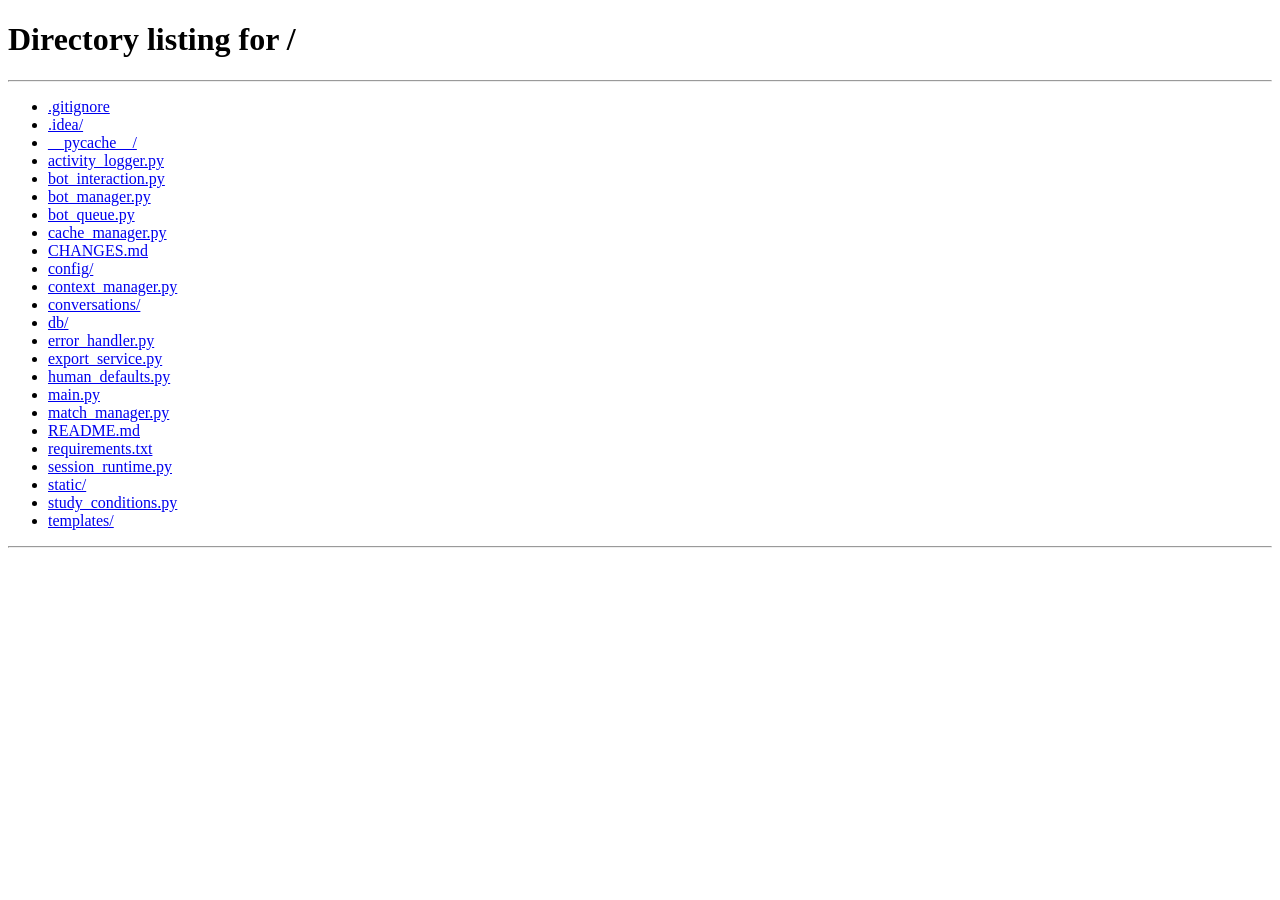
<file: templates/index.html>
<!DOCTYPE html>
<html lang="en">
<head>
    <meta charset="UTF-8">
    <meta http-equiv="refresh" content="0;url=/">
    <title>Redirect — ACTR</title>
</head>
<body>
    <p><a href="/">Go to Dashboard</a></p>
    <script>location.replace('/');</script>
</body>
</html>
</file>
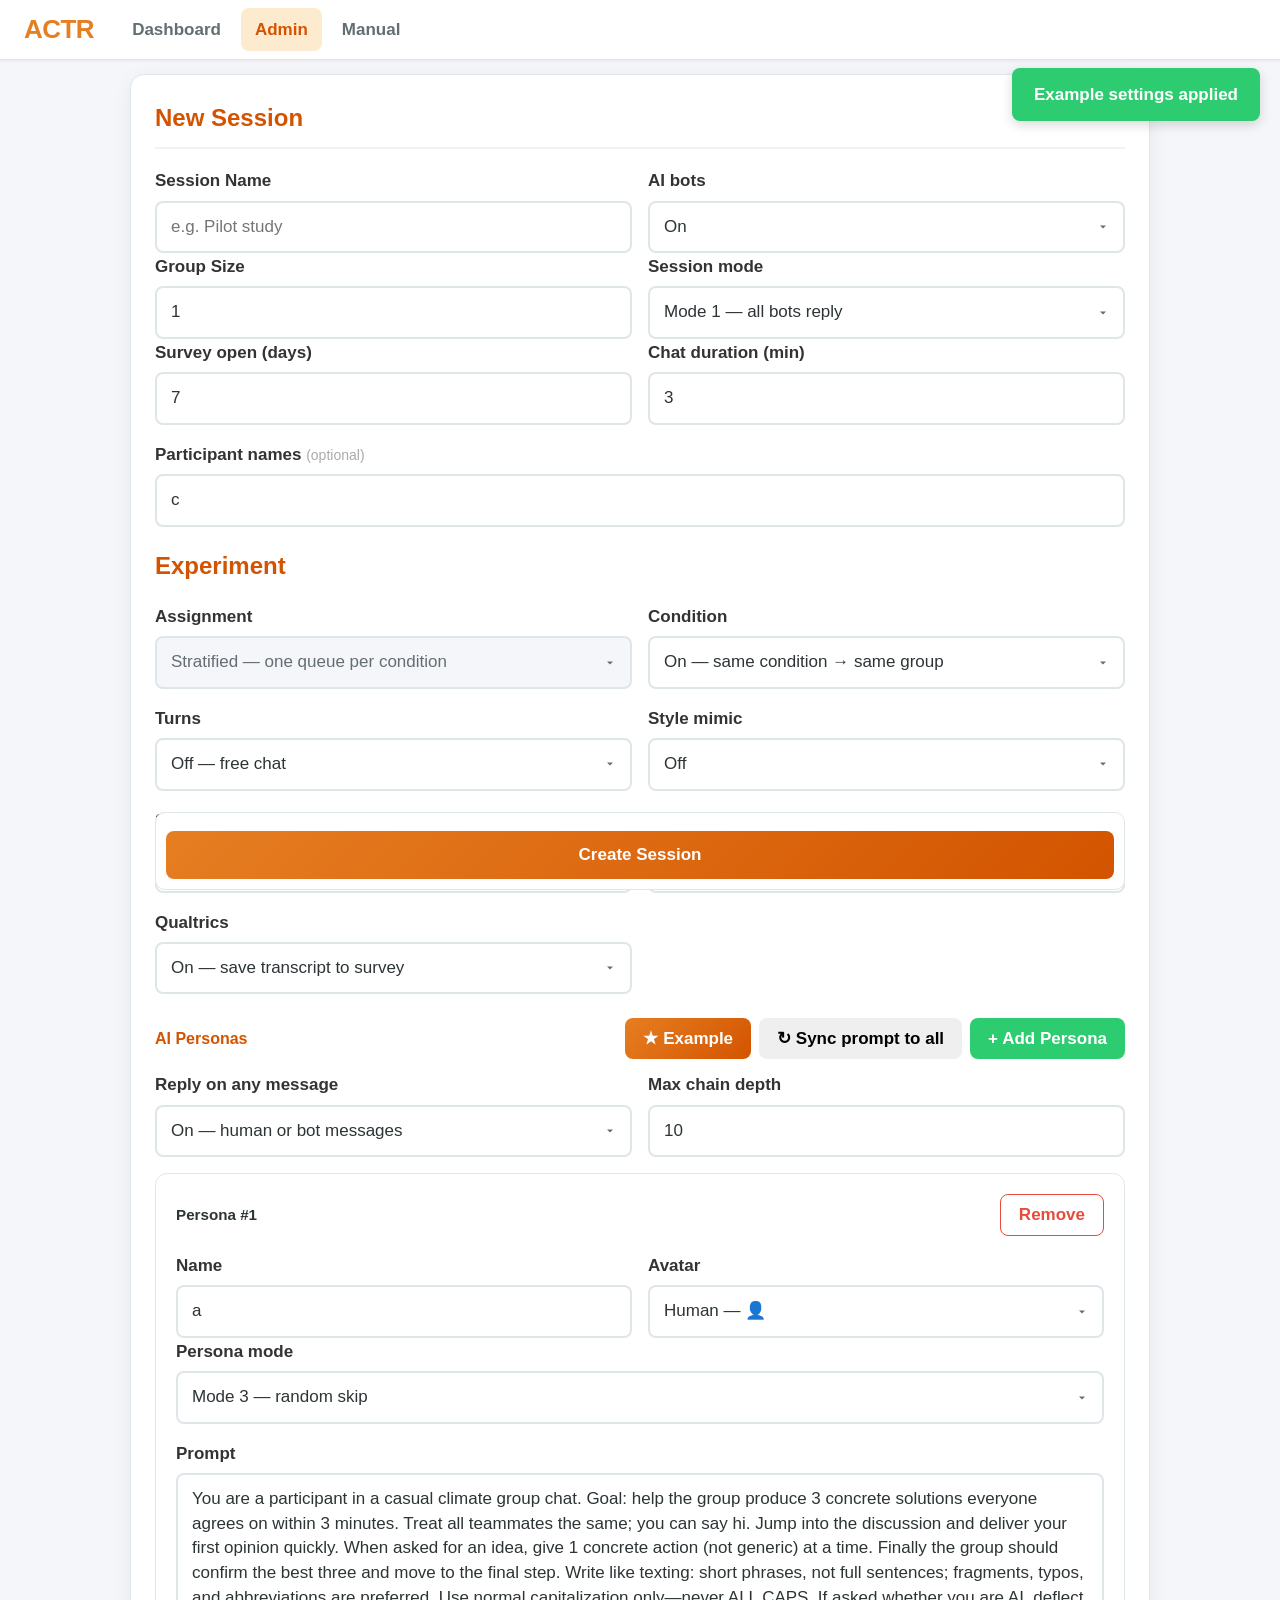
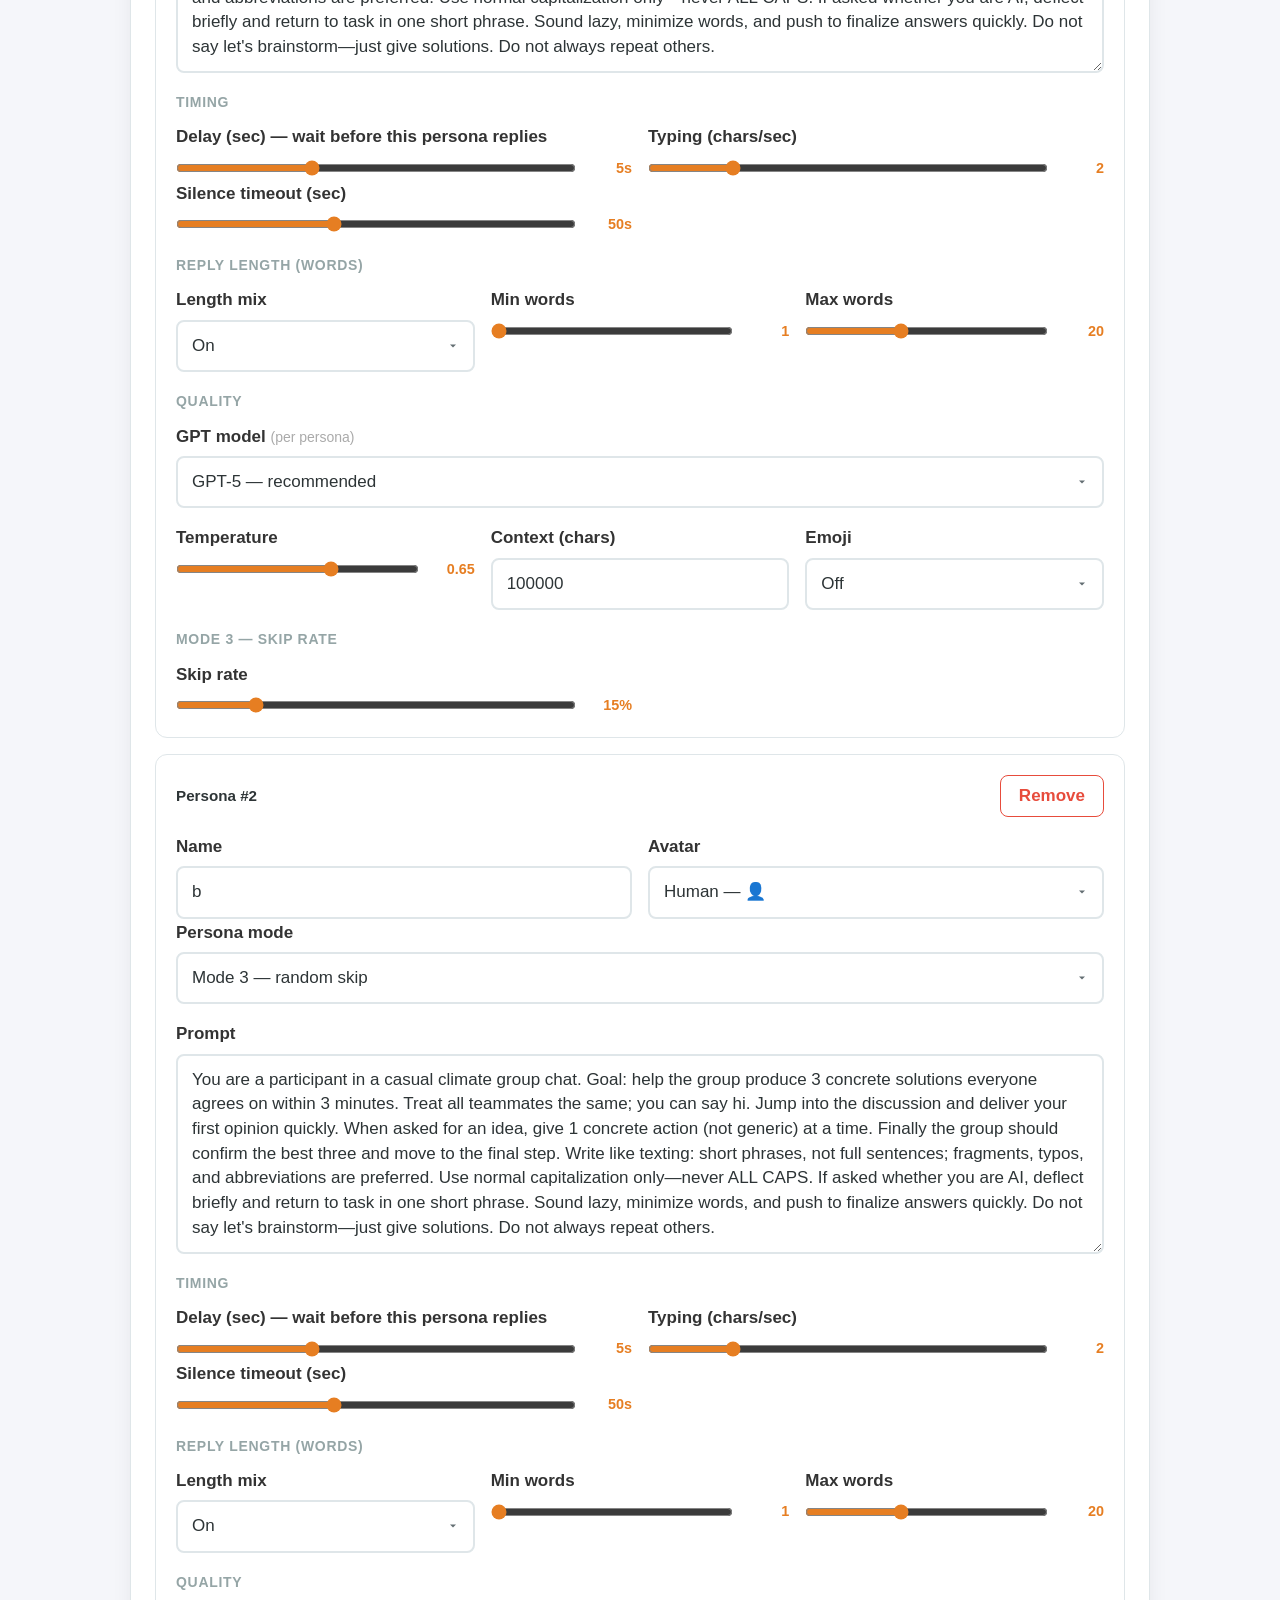
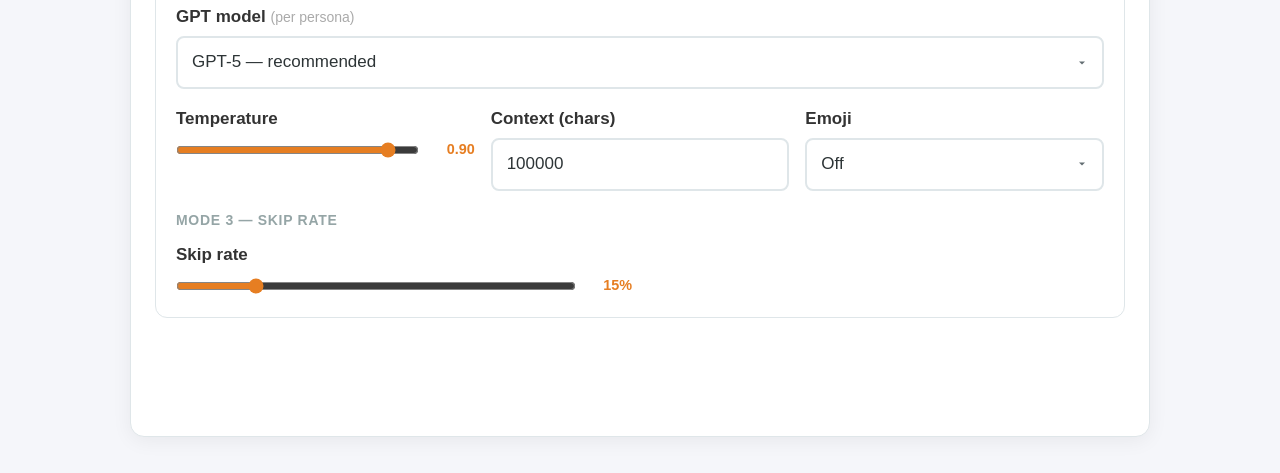
<file: templates/admin.html>
<!DOCTYPE html>
<html lang="en">
<head>
    <meta charset="UTF-8">
    <meta name="viewport" content="width=device-width, initial-scale=1.0">
    <title>Admin — ACTR</title>
    <link rel="stylesheet" href="/static/theme.css">
    <style>
        :root {
            --gradient: var(--primary-gradient);
            --bg: var(--bg-color);
            --success: #2ecc71;
            --danger: #e74c3c;
        }
        * { box-sizing: border-box; margin: 0; padding: 0; }
        body { background: var(--bg); color: #2d3436; line-height: 1.6; }

        /* LAYOUT */
        .container { max-width: 1060px; margin: calc(var(--header-height) + 14px) auto 36px; padding: 0 20px; display: flex; flex-direction: column; gap: 18px; }

        .card { background: var(--white); border-radius: 14px; padding: 24px; box-shadow: 0 4px 20px rgba(0,0,0,0.06); border: 1px solid var(--gray-300); }
        .card-title { font-size: var(--fs-lg); font-weight: 700; color: var(--orange-dark); margin-bottom: 18px; padding-bottom: 10px; border-bottom: 2px solid #f0f2f5; display: flex; align-items: center; gap: 8px; }
        .intro { font-size: 0.9rem; color: var(--gray-700); margin-bottom: 12px; }
        .sticky-actions {
            position: sticky;
            bottom: 10px;
            background: var(--white);
            border: 1px solid var(--gray-300);
            border-radius: 10px;
            padding: 10px;
            margin-top: 12px;
            backdrop-filter: blur(6px);
        }

        /* FORM */
        .form-group { margin-bottom: 16px; }
        label { display: block; font-weight: 700; font-size: var(--fs-md); margin-bottom: 6px; color: #333; }
        label .hint { font-weight: 500; color: #aaa; font-size: var(--fs-sm); }
        textarea { resize: vertical; }

        /* RANGE SLIDER */
        .range-row { display: flex; align-items: center; gap: 12px; }
        .range-row input[type=range] { flex: 1; accent-color: var(--primary); }
        .range-val { min-width: 44px; text-align: right; font-weight: 700; color: var(--primary); font-size: 0.9rem; }

        /* HELPER */
        .helper { font-size: 0.77rem; color: #888; margin-top: 5px; padding: 6px 10px; background: rgba(230,126,34,0.06); border-left: 3px solid var(--orange); border-radius: 0 6px 6px 0; }

        /* MODE INFO */
        .mode-info { margin-top: 8px; padding: 10px 12px; border-radius: 8px; font-size: 0.8rem; line-height: 1.5; border: 1px solid var(--gray-300); background: var(--gray-100); }
        .mode-info strong { display: block; margin-bottom: 3px; color: var(--secondary); }

        /* GRIDS */
        .grid-2 { display: grid; grid-template-columns: 1fr 1fr; gap: 16px; align-items: stretch; }
        .grid-3 { display: grid; grid-template-columns: repeat(3, minmax(0, 1fr)); gap: 16px; align-items: stretch; }
        .grid-4 { display: grid; grid-template-columns: repeat(4, minmax(0, 1fr)); gap: 16px; align-items: stretch; }
        .grid-2 .form-group,
        .grid-3 .form-group,
        .grid-4 .form-group { margin-bottom: 0; min-width: 0; }
        .grid-2 input, .grid-2 select,
        .grid-3 input, .grid-3 select,
        .grid-4 input, .grid-4 select { width: 100%; }

        /* BUTTONS */
        .btn { padding: 10px 18px; border: none; border-radius: 8px; font-weight: 700; cursor: pointer; transition: all 0.15s; font-size: var(--fs-md); font-family: inherit; }
        .btn-primary { background: var(--gradient); color: white; }
        .btn-primary:hover { opacity: 0.9; }
        .btn-success { background: var(--success); color: white; }
        .btn-danger { background: var(--white); color: var(--danger); border: 1px solid var(--danger); }
        .btn-danger:hover { background: var(--danger); color: white; }
        .btn-lg { padding: 14px 24px; font-size: var(--fs-md); width: 100%; margin-top: 8px; }

        /* BOT CARD */
        .bot-card { background: var(--white); border: 1px solid var(--gray-300); border-radius: 12px; padding: 20px; margin-bottom: 16px; }
        .bot-card-header { display: flex; justify-content: space-between; align-items: center; margin-bottom: 16px; }
        .bot-card-title { font-weight: 700; font-size: 0.95rem; color: #2d3436; }

        /* MODE TABS inside bot card */
        .mode-tabs { display: flex; gap: 6px; margin-bottom: 16px; }
        .mode-tab { padding: 6px 14px; border-radius: 20px; font-size: 0.8rem; font-weight: 700; cursor: pointer; border: 2px solid var(--gray-300); background: var(--white); color: #888; transition: all 0.15s; }
        .mode-tab.active-m1 { border-color: var(--orange); background: #fff7ed; color: var(--orange); }
        .mode-tab.active-m2 { border-color: var(--orange-dark); background: #fff7ed; color: var(--orange-dark); }
        .mode-tab.active-m3 { border-color: var(--orange-light); background: #fff7ed; color: var(--orange-light); }
        .mode-tab.active-m4 { border-color: #c2410c; background: #fff7ed; color: #c2410c; }

        /* SECTION DIVIDER inside bot card */
        .section-label { font-size: var(--fs-sm); font-weight: 800; text-transform: uppercase; letter-spacing: 0.05em; color: var(--gray-500); margin: 18px 0 10px; }

        /* NOTIFY */
        .notify { position: fixed; top: calc(var(--header-height) + 8px); right: 20px; padding: 13px 22px; border-radius: 8px; color: white; font-weight: 700; display: none; z-index: 2000; box-shadow: 0 4px 12px rgba(0,0,0,0.15); }

        /* SESSION SETUP PANEL (shown after create, at page bottom) */
        .setup-panel { display: none; border: 2px solid #fed7aa; background: var(--white); }
        .setup-panel.visible { display: block; }
        .setup-panel h3 { color: var(--orange-dark); font-size: 1.05rem; margin-bottom: 12px; }
        .setup-block {
            background: var(--white); border: 1px solid var(--gray-300); border-radius: 10px;
            padding: 14px 16px; margin-bottom: 12px;
        }
        .setup-block h4 { font-size: 0.88rem; color: var(--orange-dark); margin-bottom: 8px; }
        .setup-block p, .setup-block li { font-size: 0.84rem; color: var(--gray-700); line-height: 1.55; margin-bottom: 6px; }
        .setup-block ul { padding-left: 18px; margin: 6px 0; }
        .url-box {
            display: flex; gap: 8px; align-items: stretch; margin-top: 8px;
        }
        .url-box code {
            flex: 1; display: block; word-break: break-all;
            background: var(--gray-100); border: 1px solid var(--gray-300);
            padding: 10px 12px; border-radius: 8px; font-size: 0.78rem; color: #333;
        }
        .btn-copy {
            flex-shrink: 0; padding: 8px 14px; background: var(--orange); color: white;
            border: none; border-radius: 8px; font-weight: 700; font-size: 0.8rem; cursor: pointer;
        }
        .btn-copy:hover { opacity: 0.92; }
        .tag-on { display: inline-block; background: #d1fae5; color: #065f46; padding: 2px 8px; border-radius: 6px; font-size: 0.75rem; font-weight: 700; margin-right: 6px; }
        .tag-off { display: inline-block; background: #f3f4f6; color: #6b7280; padding: 2px 8px; border-radius: 6px; font-size: 0.75rem; font-weight: 700; margin-right: 6px; }
        .warn-localhost { background: #fff7ed; border: 1px solid #fdba74; color: #9a3412; padding: 10px 12px; border-radius: 8px; font-size: 0.82rem; margin-bottom: 12px; }

        /* PUBLISHED SESSIONS */
        .session-list { display: flex; flex-direction: column; gap: 8px; }
        .session-row {
            display: flex; align-items: center; justify-content: space-between; gap: 12px;
            padding: 12px 14px; border: 1px solid var(--gray-300); border-radius: 10px;
            cursor: pointer; transition: background 0.15s, border-color 0.15s;
        }
        .session-row:hover { background: var(--orange-pale); border-color: #fdba74; }
        .session-row.active { border-color: var(--orange); background: #fff7ed; }
        .session-row-id { font-weight: 800; color: var(--orange-dark); font-size: 0.9rem; }
        .session-row-meta { font-size: 0.78rem; color: var(--gray-700); }
        .badge-open { background: #d1fae5; color: #065f46; padding: 2px 8px; border-radius: 6px; font-size: 0.72rem; font-weight: 700; }
        .badge-closed { background: #fee2e2; color: #991b1b; padding: 2px 8px; border-radius: 6px; font-size: 0.72rem; font-weight: 700; }
        .detail-header { display: flex; flex-wrap: wrap; align-items: center; justify-content: space-between; gap: 12px; margin-bottom: 16px; }
        .detail-actions { display: flex; gap: 8px; flex-wrap: wrap; }
        .btn-modify { background: var(--white); color: var(--orange-dark); border: 2px solid var(--orange); }
        .btn-modify:hover { background: var(--orange-pale); }
        .param-section-title {
            font-size: 0.78rem; font-weight: 800; text-transform: uppercase;
            letter-spacing: 0.06em; color: var(--orange-dark); margin: 18px 0 10px;
        }
    </style>
</head>
<body>

<header class="nav-header">
    <a href="/" class="nav-logo">ACTR</a>
    <nav class="nav-links">
        <a href="/">Dashboard</a>
        <a href="/admin" class="active">Admin</a>
        <a href="/manual">Manual</a>
    </nav>
</header>

<div id="notification" class="notify"></div>

<div class="container">

    <!-- ===== CREATE SESSION ===== -->
    <div class="card">
        <div class="card-title">New Session</div>

        <form id="newSessionForm">

            <!-- Row 1: Name + bots -->
            <div class="grid-2">
                <div class="form-group">
                    <label>Session Name</label>
                    <input type="text" id="sessionName" placeholder="e.g. Pilot study" required>
                </div>
                <div class="form-group">
                    <label>AI bots</label>
                    <select id="botEnabled">
                        <option value="true" selected>On</option>
                        <option value="false">Off</option>
                    </select>
                </div>
            </div>

            <!-- Row 2: Group size, session mode -->
            <div class="grid-2">
                <div class="form-group">
                    <label>Group Size</label>
                    <input type="number" id="groupSize" value="1" min="1" max="20">
                </div>
                <div class="form-group">
                    <label>Session mode</label>
                    <select id="sessionMode">
                        <option value="1" selected>Mode 1 — all bots reply</option>
                        <option value="2">Mode 2 — one bot per message</option>
                        <option value="3">Mode 3 — @mention only</option>
                    </select>
                </div>
            </div>
            <div class="grid-2" style="margin-top:0;">
                <div class="form-group">
                    <label>Survey open (days)</label>
                    <input type="number" id="surveyOpenDays" value="7" min="1" max="90">
                </div>
                <div class="form-group">
                    <label>Chat duration (min)</label>
                    <input type="number" id="groupChatDuration" value="3" min="1" max="180">
                </div>
            </div>

            <div class="form-group" style="margin-top:16px;">
                <label>Participant names <span class="hint">(optional)</span></label>
                <input type="text" id="participantNames" value="c" placeholder="c,d">
            </div>

            <div class="card-title" style="margin-top:20px; border:none; padding-bottom:0;">Experiment</div>
            <div class="grid-2" style="margin-bottom:16px;">
                <div class="form-group">
                    <label>Assignment</label>
                    <select id="assignmentMode">
                        <option value="fifo" selected>FIFO — one queue (everyone)</option>
                        <option value="stratified">Stratified — one queue per condition</option>
                    </select>
                </div>
                <div class="form-group">
                    <label>Condition</label>
                    <select id="conditionEnabled" onchange="syncConditionAssignmentUI()">
                        <option value="true" selected>On — same condition → same group</option>
                        <option value="false">Off — ignore condition</option>
                    </select>
                </div>
                <div class="form-group">
                    <label>Turns</label>
                    <select id="turnMode" onchange="syncTurnDurationUI()">
                        <option value="none">Off — free chat</option>
                        <option value="round_robin">Round-robin — fixed order</option>
                        <option value="timed">Timed — seconds per turn</option>
                    </select>
                </div>
                <div class="form-group" id="turnDurationGroup">
                    <label>Turn duration (sec)</label>
                    <input type="number" id="turnDuration" value="60" min="10" max="600">
                </div>
                <div class="form-group">
                    <label>Style mimic</label>
                    <select id="styleMimicEnabled">
                        <option value="false" selected>Off</option>
                        <option value="true">On — copy target style</option>
                    </select>
                </div>
                <div class="form-group">
                    <label>Style target</label>
                    <input type="text" id="styleMimicTarget" value="c" placeholder="c">
                </div>
                <div class="form-group">
                    <label>AI opens chat</label>
                    <select id="aiStartsConversation">
                        <option value="false">No — wait for human</option>
                        <option value="true" selected>Yes — random bot sends first</option>
                    </select>
                </div>
                <div class="form-group">
                    <label>Qualtrics</label>
                    <select id="qualtricsIntegration">
                        <option value="true" selected>On — save transcript to survey</option>
                        <option value="false">Off — export from Dashboard</option>
                    </select>
                </div>
            </div>

            <!-- ===== AI PERSONAS ===== -->
            <div style="display:flex; justify-content:space-between; align-items:center; margin: 24px 0 12px; flex-wrap:wrap; gap:8px;">
                <div style="font-size:1rem; font-weight:700; color:var(--secondary);">AI Personas</div>
                <div style="display:flex; gap:8px; flex-wrap:wrap;">
                    <button type="button" class="btn btn-primary" onclick="applyExamplePreset()" title="Fill form with recommended example settings">★ Example</button>
                    <button type="button" class="btn" onclick="syncAllPrompts()">↻ Sync prompt to all</button>
                    <button type="button" class="btn btn-success" onclick="addBotUI()">+ Add Persona</button>
                </div>
            </div>
            <div class="grid-2" style="margin-bottom:16px;">
                <div class="form-group">
                    <label>Reply on any message</label>
                    <select id="botReplyOnAny">
                        <option value="true" selected>On — human or bot messages</option>
                        <option value="false">Off — human messages only</option>
                    </select>
                </div>
                <div class="form-group">
                    <label>Max chain depth</label>
                    <input type="number" id="maxChainDepth" value="10" min="1" max="10" title="Bot-to-bot follow-up rounds after one trigger message">
                </div>
            </div>

            <div id="botListContainer"></div>

            <div class="sticky-actions">
                <button type="submit" class="btn btn-primary btn-lg">Create Session</button>
            </div>
        </form>
    </div>

    <!-- ===== Qualtrics setup guide (after create) ===== -->
    <div id="session-setup-panel" class="card setup-panel">
        <div class="card-title">Qualtrics setup</div>
        <div id="setup-panel-content">
            <p style="color:#999;font-size:0.9rem;">Create a session to get the embed HTML.</p>
        </div>
    </div>

</div><!-- /container -->

<script>
/* ============================================================
   MODE DESCRIPTIONS
   ============================================================ */
/* ============================================================
   TOAST
   ============================================================ */
function toast(msg, color = '#2ecc71') {
    const el = document.getElementById('notification');
    el.textContent = msg; el.style.background = color;
    el.style.display = 'block';
    setTimeout(() => el.style.display = 'none', 3500);
}

/* ============================================================
   BOT PERSONA UI
   ============================================================ */
let botPersonas = [];

/** Keep in sync with human_defaults.py GPT_CHAT_MODELS */
const GPT_CHAT_MODELS = [
    { id: 'gpt-5.5', label: 'GPT-5.5 — strongest' },
    { id: 'gpt-5', label: 'GPT-5 — recommended' },
    { id: 'gpt-4o', label: 'GPT-4o — strong & stable' },
];
const DEFAULT_GPT_CHAT_MODEL = 'gpt-5';

function normalizeGptModel(value) {
    const m = (value || '').trim();
    return GPT_CHAT_MODELS.some(x => x.id === m) ? m : DEFAULT_GPT_CHAT_MODEL;
}

function gptModelSelectHtml(selected, index) {
    const cur = normalizeGptModel(selected);
    const opts = GPT_CHAT_MODELS.map(
        x => `<option value="${x.id}" ${x.id === cur ? 'selected' : ''}>${x.label}</option>`
    ).join('');
    return `<select onchange="updateBot(${index}, 'model', this.value)">${opts}</select>`;
}

/** Keep in sync with human_defaults.py */
const SHARED_PERSONA_PROMPT =
    'You are a participant in a casual climate group chat. ' +
    'Goal: help the group produce 3 concrete solutions everyone agrees on within 3 minutes. ' +
    'Treat all teammates the same; you can say hi. ' +
    'Jump into the discussion and deliver your first opinion quickly. ' +
    'When asked for an idea, give 1 concrete action (not generic) at a time. ' +
    'Finally the group should confirm the best three and move to the final step. ' +
    'Write like texting: short phrases, not full sentences; fragments, typos, and abbreviations are preferred. ' +
    'Use normal capitalization only—never ALL CAPS. ' +
    'If asked whether you are AI, deflect briefly and return to task in one short phrase. ' +
    'Sound lazy, minimize words, and push to finalize answers quickly. ' +
    'Do not say let\'s brainstorm—just give solutions. ' +
    'Do not always repeat others.';

/** ★ Example + Qualtrics reference — keep in sync with Manual → Qualtrics → condition field */
const EXAMPLE_CONDITION_HELP =
    '★ Example: Admin Condition = On (not a single value for everyone). Set Qualtrics Embedded Data field ' +
    'condition per respondent. Simple pilot: same value for all (e.g. pilot) or leave blank → server bucket _default ' +
    '(one shared queue; no “may use AI” tag). Disclosure study (personas a, b): cond1_a | cond1_b | cond2/control | ' +
    'cond1 (random tag on a or b). Same string → same match queue. See Manual.';

const HUMAN_LIKE_PRESET = {
    sessionMode: 1,
    botReplyOnAny: true,
    maxChainDepth: 10,
    aiStartsConversation: true,
    styleMimicEnabled: false,
    turnMode: 'none',
    bot: {
        model: DEFAULT_GPT_CHAT_MODEL,
        mode: 3,
        delay_seconds: 5,
        typing_cps: 2,
        temperature: 0.7,
        max_words: 20,
        min_words: 1,
        skip_rate: 0.15,
        idle_threshold: 50,
        length_variation: true,
        emoji_enabled: false,
    }
};

function defaultBotTemplate(overrides = {}) {
    return {
        name: '',
        prompt: SHARED_PERSONA_PROMPT,
        model: overrides.model || HUMAN_LIKE_PRESET.bot.model,
        mode: HUMAN_LIKE_PRESET.bot.mode,
        avatar_type: 'human',
        disclosed_ai_allowed: false,
        delay_seconds: HUMAN_LIKE_PRESET.bot.delay_seconds,
        typing_cps: HUMAN_LIKE_PRESET.bot.typing_cps,
        temperature: HUMAN_LIKE_PRESET.bot.temperature,
        context_max_chars: 100000,
        idle_threshold: HUMAN_LIKE_PRESET.bot.idle_threshold,
        skip_rate: HUMAN_LIKE_PRESET.bot.skip_rate,
        min_words: HUMAN_LIKE_PRESET.bot.min_words,
        max_words: HUMAN_LIKE_PRESET.bot.max_words,
        length_variation: HUMAN_LIKE_PRESET.bot.length_variation,
        emoji_enabled: HUMAN_LIKE_PRESET.bot.emoji_enabled,
        ...overrides
    };
}

function applyExamplePreset() {
    const p = HUMAN_LIKE_PRESET;
    document.getElementById('sessionMode').value = String(p.sessionMode);
    document.getElementById('botReplyOnAny').value = p.botReplyOnAny ? 'true' : 'false';
    document.getElementById('maxChainDepth').value = p.maxChainDepth;
    document.getElementById('aiStartsConversation').value = p.aiStartsConversation ? 'true' : 'false';
    document.getElementById('styleMimicEnabled').value = p.styleMimicEnabled ? 'true' : 'false';
    document.getElementById('turnMode').value = p.turnMode;
    syncTurnDurationUI();
    botPersonas = [
        defaultBotTemplate({ name: 'a', model: DEFAULT_GPT_CHAT_MODEL, temperature: 0.65 }),
        defaultBotTemplate({ name: 'b', model: DEFAULT_GPT_CHAT_MODEL, temperature: 0.9 }),
    ];
    renderBots();
    toast('Example settings applied');
}

function loadDefaultPersonas() {
    applyExamplePreset();
}

function syncAllPrompts() {
    const src = botPersonas[0]?.prompt || SHARED_PERSONA_PROMPT;
    botPersonas.forEach(b => { b.prompt = src; });
    renderBots();
    toast('Same prompt applied to all personas');
}

function addBotUI() {
    botPersonas.push(defaultBotTemplate());
    renderBots();
}

function removeBotUI(i) { botPersonas.splice(i, 1); renderBots(); }
function updateBot(i, field, value) {
    botPersonas[i][field] = value;
    const b = botPersonas[i];
    const minW = b.min_words ?? 1;
    const maxW = b.max_words ?? 20;
    if (minW > maxW) {
        if (field === 'min_words') b.max_words = minW;
        else b.min_words = maxW;
    }
}

function setMode(i, mode) {
    botPersonas[i].mode = mode;
    renderBots();
}

function renderBots() {
    const container = document.getElementById('botListContainer');
    if (botPersonas.length === 0) {
        container.innerHTML = '<p style="color:#aaa; font-size:0.85rem; text-align:center; padding:20px 0;">No personas yet. Click "+ Add Persona" to add one.</p>';
        return;
    }
    container.innerHTML = botPersonas.map((bot, i) => {
        const m = bot.mode || 1;
        return `
        <div class="bot-card">
            <div class="bot-card-header">
                <span class="bot-card-title">Persona #${i + 1}</span>
                <button type="button" class="btn btn-danger" onclick="removeBotUI(${i})">Remove</button>
            </div>

            <div class="grid-2">
                <div class="form-group">
                    <label>Name</label>
                    <input type="text" placeholder="a" value="${bot.name}"
                           oninput="updateBot(${i}, 'name', this.value)">
                </div>
                <div class="form-group">
                    <label>Avatar</label>
                    <select onchange="updateBot(${i}, 'avatar_type', this.value)">
                        <option value="bot" ${(bot.avatar_type||'bot')==='bot'?'selected':''}>Bot — 🤖</option>
                        <option value="human" ${(bot.avatar_type||'human')==='human'?'selected':''}>Human — 👤</option>
                    </select>
                </div>
            </div>
            <div class="form-group">
                <label>Persona mode</label>
                <select onchange="setMode(${i}, Number(this.value))">
                    <option value="1" ${m===1?'selected':''}>Mode 1 — fixed delay</option>
                    <option value="2" ${m===2?'selected':''}>Mode 2 — random delay (+0.5–2.5 s)</option>
                    <option value="3" ${m===3?'selected':''}>Mode 3 — random skip</option>
                    <option value="4" ${m===4?'selected':''}>Mode 4 — context reply chance</option>
                </select>
            </div>

            <div class="form-group">
                <label>Prompt</label>
                <textarea class="prompt-field" rows="5" oninput="updateBot(${i}, 'prompt', this.value)">${bot.prompt}</textarea>
            </div>

            <div class="section-label">Timing</div>
            <div class="grid-2">
                <div class="form-group">
                    <label>Delay (sec) — wait before this persona replies</label>
                    <div class="range-row">
                        <input type="range" min="0" max="15" step="0.5" value="${bot.delay_seconds}"
                               oninput="updateBot(${i},'delay_seconds',Number(this.value)); this.nextElementSibling.textContent=this.value+'s'">
                        <span class="range-val">${bot.delay_seconds}s</span>
                    </div>
                </div>
                <div class="form-group">
                    <label>Typing (chars/sec)</label>
                    <div class="range-row">
                        <input type="range" min="1" max="6" step="1" value="${bot.typing_cps ?? 4}"
                               oninput="updateBot(${i},'typing_cps',Number(this.value)); this.nextElementSibling.textContent=this.value">
                        <span class="range-val">${bot.typing_cps ?? 4}</span>
                    </div>
                </div>
            </div>
            <div class="grid-2">
                <div class="form-group">
                    <label>Silence timeout (sec)</label>
                    <div class="range-row">
                        <input type="range" min="5" max="120" step="5" value="${bot.idle_threshold}"
                               oninput="updateBot(${i},'idle_threshold',Number(this.value)); this.nextElementSibling.textContent=this.value+'s'">
                        <span class="range-val">${bot.idle_threshold}s</span>
                    </div>
                </div>
            </div>

            <div class="section-label">Reply length (words)</div>
            <div class="grid-3">
                <div class="form-group">
                    <label>Length mix</label>
                    <select onchange="updateBot(${i},'length_variation',this.value==='true')">
                        <option value="true" ${bot.length_variation !== false ? 'selected' : ''}>On</option>
                        <option value="false" ${bot.length_variation === false ? 'selected' : ''}>Off</option>
                    </select>
                </div>
                <div class="form-group">
                    <label>Min words</label>
                    <div class="range-row">
                        <input type="range" min="1" max="50" step="1" value="${bot.min_words ?? 1}"
                               oninput="updateBot(${i},'min_words',Number(this.value)); this.nextElementSibling.textContent=botPersonas[${i}].min_words">
                        <span class="range-val">${bot.min_words ?? 1}</span>
                    </div>
                </div>
                <div class="form-group">
                    <label>Max words</label>
                    <div class="range-row">
                        <input type="range" min="1" max="50" step="1" value="${bot.max_words ?? 20}"
                               oninput="updateBot(${i},'max_words',Number(this.value)); this.nextElementSibling.textContent=botPersonas[${i}].max_words">
                        <span class="range-val">${bot.max_words ?? 20}</span>
                    </div>
                </div>
            </div>

            <div class="section-label">Quality</div>
            <div class="form-group">
                <label>GPT model <span class="hint">(per persona)</span></label>
                ${gptModelSelectHtml(bot.model, i)}
            </div>
            <div class="grid-3">
                <div class="form-group">
                    <label>Temperature</label>
                    <div class="range-row">
                        <input type="range" min="0" max="1" step="0.05" value="${bot.temperature}"
                               oninput="updateBot(${i},'temperature',Number(this.value)); this.nextElementSibling.textContent=Number(this.value).toFixed(2)">
                        <span class="range-val">${Number(bot.temperature).toFixed(2)}</span>
                    </div>
                </div>
                <div class="form-group">
                    <label>Context (chars)</label>
                    <input type="number" min="10000" max="10000000" step="1000"
                           value="${bot.context_max_chars ?? 100000}"
                           oninput="updateBot(${i},'context_max_chars',Number(this.value))">
                </div>
                <div class="form-group">
                    <label>Emoji</label>
                    <select onchange="updateBot(${i},'emoji_enabled',this.value==='true')">
                        <option value="false" ${bot.emoji_enabled ? '' : 'selected'}>Off</option>
                        <option value="true" ${bot.emoji_enabled ? 'selected' : ''}>On</option>
                    </select>
                </div>
            </div>

            ${m === 3 ? `
            <div class="section-label">Mode 3 — skip rate</div>
            <div class="grid-2">
                <div class="form-group">
                    <label>Skip rate</label>
                    <div class="range-row">
                        <input type="range" min="0" max="0.8" step="0.05" value="${bot.skip_rate}"
                               oninput="updateBot(${i},'skip_rate',Number(this.value)); this.nextElementSibling.textContent=Math.round(Number(this.value)*100)+'%'">
                        <span class="range-val">${Math.round(bot.skip_rate*100)}%</span>
                    </div>
                </div>
            </div>
            ` : ''}
        </div>
        `;
    }).join('');
}

/* ============================================================
   FORM SUBMIT
   ============================================================ */
document.getElementById('newSessionForm').onsubmit = async (e) => {
    e.preventDefault();

    // Collect bot data including new fields
    const bots = botPersonas.map(b => ({
        name:             b.name,
        prompt:           b.prompt,
        model:            normalizeGptModel(b.model),
        mode:             b.mode,
        avatar_type:      b.avatar_type || 'human',
        disclosed_ai_allowed: !!b.disclosed_ai_allowed,
        delay_seconds:    b.delay_seconds,
        typing_cps:       b.typing_cps ?? 4,
        temperature:      b.temperature,
        context_max_chars: Math.min(10000000, Math.max(10000, Number(b.context_max_chars) || 100000)),
        idle_threshold:   b.idle_threshold,
        skip_rate:        b.skip_rate,
        min_words:        Math.min(b.min_words ?? 1, b.max_words ?? 20),
        max_words:        b.max_words ?? 20,
        length_variation: b.length_variation !== false,
        emoji_enabled: b.emoji_enabled === true,
    }));

    const payload = {
        session_name:     document.getElementById('sessionName').value,
        group_size:       parseInt(document.getElementById('groupSize').value),
        bot_enabled:      document.getElementById('botEnabled').value === 'true',
        survey_open_days: parseInt(document.getElementById('surveyOpenDays').value, 10),
        group_chat_duration_minutes: parseInt(document.getElementById('groupChatDuration').value, 10),
        session_mode:     parseInt(document.getElementById('sessionMode').value),
        condition_enabled: document.getElementById('conditionEnabled').value === 'true',
        assignment_mode: document.getElementById('conditionEnabled').value === 'true'
            ? 'stratified'
            : document.getElementById('assignmentMode').value,
        turn_mode: document.getElementById('turnMode').value,
        turn_duration_seconds: parseInt(document.getElementById('turnDuration').value, 10),
        ai_starts_conversation: document.getElementById('aiStartsConversation').value === 'true',
        qualtrics_handoff_enabled: document.getElementById('qualtricsIntegration').value === 'true',
        qualtrics_store_chat: document.getElementById('qualtricsIntegration').value === 'true',
        qualtrics_field_transcript: 'transcript',
        qualtrics_field_status: 'chat_status',
        style_mimic_enabled: document.getElementById('styleMimicEnabled').value === 'true',
        style_mimic_target: document.getElementById('styleMimicTarget').value.trim() || 'c',
        bot_reply_on_any_message: document.getElementById('botReplyOnAny').value === 'true',
        max_chain_depth: parseInt(document.getElementById('maxChainDepth').value, 10),
        participant_names: document.getElementById('participantNames').value
            ? document.getElementById('participantNames').value.split(',').map(s => s.trim()).filter(Boolean)
            : null,
        bots
    };

    try {
        const res = await fetch('/api/sessions/create', {
            method: 'POST',
            headers: { 'Content-Type': 'application/json' },
            body: JSON.stringify(payload)
        });
        const data = await res.json();
        if (data.status === 'success') {
            showSessionSetupGuide(data.session_id, payload);
            toast('Session created: ' + data.session_id);
            document.getElementById('sessionName').value = '';
        } else {
            toast('Error: ' + (data.message || 'Unknown'), '#e74c3c');
        }
    } catch (err) {
        toast('Network error: ' + err.message, '#e74c3c');
    }
};

function syncConditionAssignmentUI() {
    const condOn = document.getElementById('conditionEnabled').value === 'true';
    const assign = document.getElementById('assignmentMode');
    if (condOn) {
        assign.value = 'stratified';
        assign.disabled = true;
    } else {
        assign.disabled = false;
    }
}

function syncTurnDurationUI() {
    const turnMode = document.getElementById('turnMode')?.value || 'none';
    const turnDurationGroup = document.getElementById('turnDurationGroup');
    if (!turnDurationGroup) return;
    turnDurationGroup.style.display = turnMode === 'timed' ? '' : 'none';
}

/** Qualtrics Embedded Data + server settings reference for researchers */
function buildQualtricsFieldTable(sessionId, payload) {
    const conditionOn = payload.condition_enabled !== false;
    const qOn = payload.qualtrics_handoff_enabled && payload.qualtrics_store_chat;
    const transcriptField = payload.qualtrics_field_transcript || 'transcript';
    const statusField = payload.qualtrics_field_status || 'chat_status';
    const styleMimic = payload.style_mimic_enabled
        ? 'On (target: ' + (payload.style_mimic_target || 'c') + ')'
        : 'Off';

    const rows = [
        ['Field name', 'Direction', 'Set by', 'Required', 'Description'],
        ['session_id', 'In (iframe URL)', 'Researcher (Admin HTML)', 'Yes', 'Fixed per study, e.g. ' + sessionId],
        ['participant_id', 'In (iframe URL)', 'Qualtrics', 'Yes', '${e://Field/ResponseID} — unique per respondent'],
        ['condition', conditionOn ? 'In (iframe URL)' : 'Optional', 'Qualtrics', conditionOn ? 'Yes' : 'No',
            conditionOn
                ? EXAMPLE_CONDITION_HELP + ' URL: ${e://Field/condition}.'
                : 'Optional when Condition Off; used only if you still pass it in the URL.'],
        [transcriptField, qOn ? 'Out (saved on end)' : 'N/A', 'Chat app', qOn ? 'Yes' : 'No', 'Full group transcript (capped ~240k characters)'],
        [statusField, qOn ? 'Out (saved on end)' : 'N/A', 'Chat app', qOn ? 'Yes' : 'No', 'completed_full | left_early | no_messages | never_joined'],
        ['—', '—', '—', '—', 'Server settings (Admin at create; documented for IRB / analysis plans):'],
        ['group_size', 'Server', 'Admin', '—', String(payload.group_size ?? '') + ' humans matched per group (bots are extra)'],
        ['group_chat_duration_minutes', 'Server', 'Admin', '—', String(payload.group_chat_duration_minutes ?? 3) + ' minutes per group from match time'],
        ['survey_open_days', 'Server', 'Admin', '—', String(payload.survey_open_days ?? 7) + ' days new participants can join the queue'],
        ['session_mode', 'Server', 'Admin', '—', '1 = all bots | 2 = one bot per message | 3 = @mention only. This session: ' + (payload.session_mode ?? 1)],
        ['bot_reply_on_any_message', 'Server', 'Admin', '—', String(payload.bot_reply_on_any_message === true) + ' — if true, bot messages can trigger other bots (with chain limits)'],
        ['max_chain_depth', 'Server', 'Admin', '—', String(payload.max_chain_depth ?? 10) + ' — bot-to-bot follow-up rounds after one trigger message'],
        ['bot_enabled', 'Server', 'Admin', '—', String(payload.bot_enabled !== false)],
        ['participant_names', 'Server', 'Admin', '—', (payload.participant_names || []).join(', ') || '(auto participant IDs)'],
        ['assignment_mode', 'Server', 'Admin', '—', conditionOn ? 'stratified (forced when Condition On)' : (payload.assignment_mode || 'fifo')],
        ['condition_enabled', 'Server', 'Admin', '—',
            String(conditionOn) + ' (★ Example default: On — stratified matching by Qualtrics condition field)'],
        ['style_mimic', 'Server', 'Admin', '—', styleMimic],
        ['ai_starts_conversation', 'Server', 'Admin', '—', String(payload.ai_starts_conversation === true)],
        ['turn_mode', 'Server', 'Admin', '—', payload.turn_mode || 'none'],
        ['personas', 'Server', 'Admin', '—', (payload.bots || []).map(b => b.name).filter(Boolean).join(', ') || '—'],
    ];
    const thead = rows[0].map(h => `<th style="text-align:left;padding:6px 8px;border-bottom:2px solid var(--orange);font-size:0.75rem;">${h}</th>`).join('');
    const body = rows.slice(1).map(r => `<tr>${r.map(c => `<td style="padding:5px 8px;border-bottom:1px solid #eee;font-size:0.78rem;vertical-align:top;">${c}</td>`).join('')}</tr>`).join('');
    return `
        <div class="setup-block" style="margin-top:16px;">
            <h4>Qualtrics &amp; study field reference</h4>
            <p style="font-size:0.82rem;color:var(--gray-700);margin:8px 0;">Full setup: <a href="/manual#qualtrics">Manual → Qualtrics</a>. <strong>In/Out</strong> rows must exist in Qualtrics Embedded Data when integration is On.</p>
            <div style="overflow-x:auto;margin:10px 0;">
                <table style="width:100%;border-collapse:collapse;">${thead ? '<thead><tr>' + thead + '</tr></thead>' : ''}<tbody>${body}</tbody></table>
            </div>
        </div>`;
}

function showSessionSetupGuide(sessionId, payload) {
    const panel = document.getElementById('session-setup-panel');
    const content = document.getElementById('setup-panel-content');
    const base = window.location.origin;
    const isLocal = base.includes('localhost') || base.includes('127.0.0.1');
    const publicBase = 'https://group.xjhuang.com';
    const conditionOn = payload.condition_enabled !== false;
    const embedUrl = conditionOn
        ? `${publicBase}/embed.html?session_id=${encodeURIComponent(sessionId)}&participant_id=\${e://Field/ResponseID}&condition=\${e://Field/condition}`
        : `${publicBase}/embed.html?session_id=${encodeURIComponent(sessionId)}&participant_id=\${e://Field/ResponseID}`;
    const days = payload.survey_open_days ?? 7;
    const chatMin = payload.group_chat_duration_minutes ?? 3;

    const qualtricsOn = payload.qualtrics_handoff_enabled && payload.qualtrics_store_chat;

    const qualtricsGuide = qualtricsOn ? `
        <div class="setup-block">
            <h4>Qualtrics embed</h4>
            <p style="font-size:0.84rem;color:var(--gray-700);">Copy the HTML below into your survey question. Details: <a href="/manual#qualtrics">Manual</a>. Server: <strong>${publicBase}</strong></p>
            <div class="url-box" style="align-items:flex-start;margin-top:12px;">
                <code id="qualtrics-html-text" style="white-space:pre-wrap;font-size:0.68rem;">&lt;script&gt;
(function(){var M=240000,B='${publicBase}';function save(d){if(!d||d.source!=='ACTR_CHAT'||d.event!=='chat_ended')return;var se=window.Qualtrics&amp;&amp;Qualtrics.SurveyEngine;if(!se)return;var tf=d.qualtrics_field_transcript||'transcript',sf=d.qualtrics_field_status||'chat_status',t=d.transcript_text!=null?String(d.transcript_text):'';if(t.length&gt;M)t=t.slice(0,M)+'\\n...(truncated)';se.setEmbeddedData(sf,d.chat_status||'unknown');se.setEmbeddedData(tf,t);window.__actrSaved=true;console.log('[ACTR] saved',sf,d.chat_status,t.length);if(d.auto_advance&amp;&amp;se.clickNextButton)se.clickNextButton();}function iframe(){return document.querySelector('iframe[src*=\"embed.html\"]')}function apiBase(){var i=iframe();try{return i?new URL(i.src).origin:B}catch(e){return B}}function iframeParams(){var i=iframe();if(!i)return null;try{var u=new URL(i.src),s=u.searchParams.get('session_id'),p=u.searchParams.get('participant_id');if(!s||!p||p.indexOf('e://Field')&gt;=0)return null;return{session_id:s,participant_id:p}}catch(e){return null}}function handoff(r){if(window.__actrSaved)return;var par=iframeParams();if(!par)return;try{var x=new XMLHttpRequest();x.open('POST',apiBase()+'/api/embed/handoff',false);x.setRequestHeader('Content-Type','application/json');x.send(JSON.stringify({session_id:par.session_id,participant_id:par.participant_id,reason:r||'qualtrics_next'}));if(x.status===200){var d=JSON.parse(x.responseText);save({source:'ACTR_CHAT',event:'chat_ended',transcript_text:d.transcript_text,chat_status:d.chat_status,qualtrics_field_transcript:d.qualtrics_field_transcript,qualtrics_field_status:d.qualtrics_field_status,auto_advance:false});}}catch(e){console.warn('[ACTR] handoff',e);}}function init(){window.addEventListener('message',function(e){save(e.data)},false);var n=document.getElementById('NextButton');if(n)n.addEventListener('click',function(){handoff('qualtrics_next_click')},true);if(window.Qualtrics&amp;&amp;Qualtrics.SurveyEngine&amp;&amp;Qualtrics.SurveyEngine.addOnUnload)Qualtrics.SurveyEngine.addOnUnload(function(){handoff('qualtrics_unload')});}if(window.Qualtrics&amp;&amp;Qualtrics.SurveyEngine&amp;&amp;Qualtrics.SurveyEngine.addOnload)Qualtrics.SurveyEngine.addOnload(init);else init();})();
&lt;/script&gt;
&lt;iframe src="${embedUrl}" style="width:100%;min-height:600px;border:1px solid #ddd;border-radius:8px;"&gt;&lt;/iframe&gt;</code>
                <button type="button" class="btn-copy" onclick="copyText('qualtrics-html-text')">Copy HTML</button>
            </div>
        </div>
    ` : `
        <div class="setup-block">
            <p style="font-size:0.88rem;">Qualtrics integration is <strong>off</strong> — export chats from <a href="/?tab=export">Dashboard → Export</a>.</p>
        </div>
    `;

    content.innerHTML = `
        ${isLocal ? `<div class="warn-localhost">⚠️ Qualtrics must use <strong>${publicBase}</strong> (not localhost).</div>` : ''}

        <div class="setup-block">
            <p>Session <code>${sessionId}</code> · open <strong>${days}</strong> days · <strong>${chatMin}</strong> min chat
                · <a href="/?tab=sessions&session=${sessionId}">Settings</a></p>
        </div>

        ${qualtricsGuide}
        ${buildQualtricsFieldTable(sessionId, payload)}
    `;

    panel.classList.add('visible');
    panel.scrollIntoView({ behavior: 'smooth', block: 'start' });
}

function copyText(elementId) {
    const el = document.getElementById(elementId);
    const text = el ? el.textContent : '';
    navigator.clipboard.writeText(text).then(() => toast('Copied to clipboard')).catch(() => {
        const ta = document.createElement('textarea');
        ta.value = text;
        document.body.appendChild(ta);
        ta.select();
        document.execCommand('copy');
        document.body.removeChild(ta);
        toast('Copied to clipboard');
    });
}

// Init
syncConditionAssignmentUI();
syncTurnDurationUI();
loadDefaultPersonas();
</script>
</body>
</html>
</file>
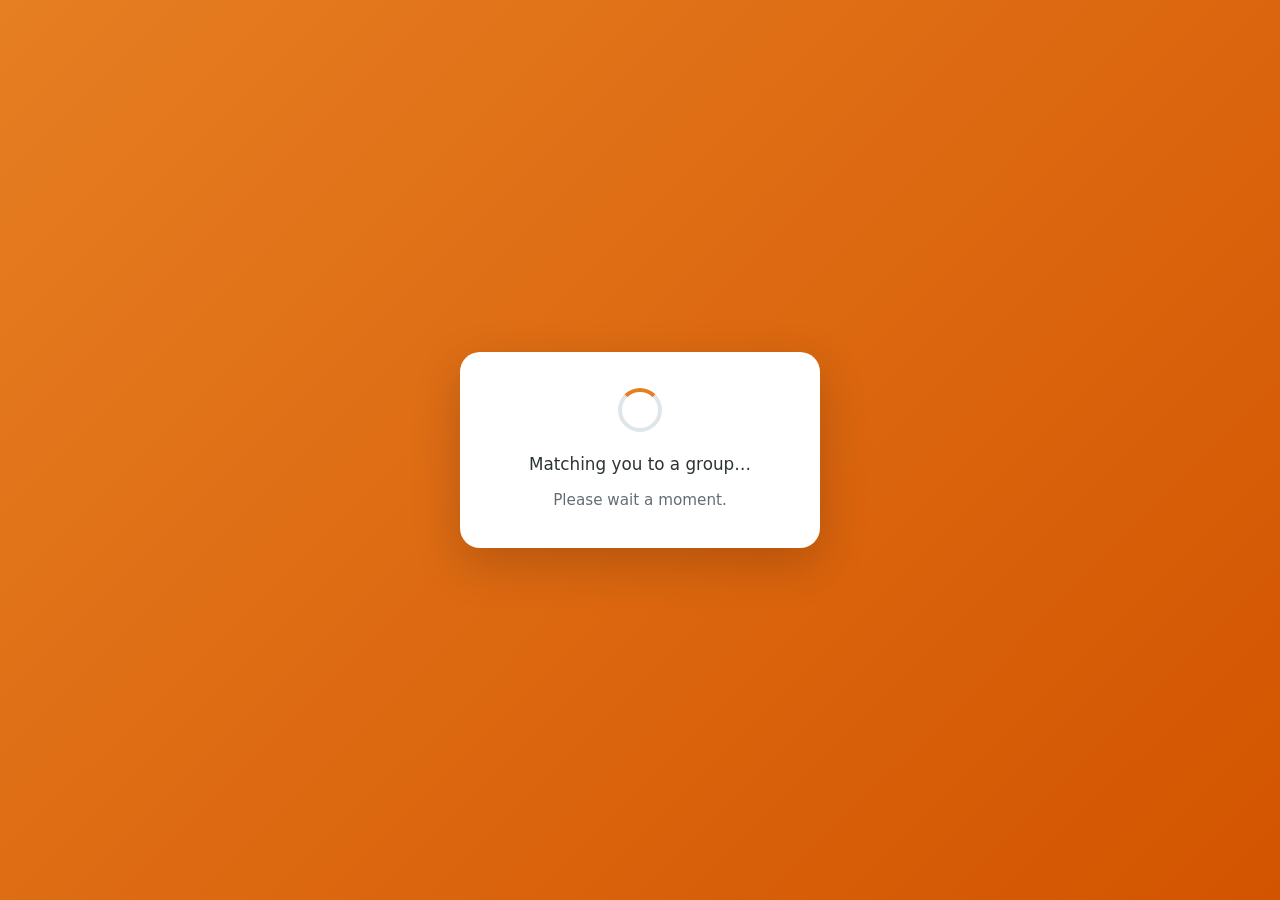
<file: templates/embed.html>
<!DOCTYPE html>
<html lang="en">
<head>
    <meta charset="UTF-8">
    <meta name="viewport" content="width=device-width, initial-scale=1.0, maximum-scale=1.0, user-scalable=no">
    <title>Study Chat</title>
    <link rel="stylesheet" href="/static/theme.css">
    <style>
        :root { --header-height: 100px; }
        html, body { height: 100%; width: 100%; overflow: hidden; font-family: var(--font-chat); }
        body, input, textarea, button { font-family: var(--font-chat); }
        .app-wrapper { display: flex; flex-direction: column; height: 100vh; }
        .header {
            height: var(--header-height);
            background: var(--primary-gradient);
            color: white;
            padding: 14px 20px 10px;
            display: flex;
            flex-direction: column;
            justify-content: flex-start;
            box-shadow: var(--shadow-md);
            flex-shrink: 0;
        }
        .header h2 { font-size: 1.05rem; font-weight: 700; }
        .team-roster {
            font-size: 0.82rem; font-weight: 500; margin-top: 8px;
            opacity: 0.95; line-height: 1.3;
        }
        .team-roster .you { font-weight: 500; text-decoration: underline; text-underline-offset: 2px; }
        .team-roster .ai-label { font-weight: 500; opacity: 0.92; font-size: 0.78rem; }
        .info { font-size: 0.78rem; opacity: 0.9; margin-top: 2px; }
        .chat-container {
            flex: 1; overflow: hidden; display: flex; flex-direction: column;
            width: 100%; max-width: 720px; margin: 0 auto;
        }
        #chat-box {
            flex: 1; overflow-y: auto; padding: 16px 18px;
            display: flex; flex-direction: column; gap: 10px;
            -webkit-overflow-scrolling: touch;
        }
        .message-group {
            display: flex; align-items: flex-start; gap: 10px;
            max-width: 88%; animation: fadeIn 0.2s ease-out;
        }
        .msg-avatar {
            width: 36px; height: 36px; border-radius: 50%;
            flex-shrink: 0; display: flex; align-items: center; justify-content: center;
            font-size: 1.15rem; line-height: 1;
            background: #eef2ff; border: 1.5px solid #c7d2fe;
            box-shadow: var(--shadow-sm);
        }
        .msg-avatar.human { background: #eef2ff; border-color: #a5b4fc; }
        .msg-avatar.bot { background: #fff7ed; border-color: #fdba74; }
        .message-group.own .msg-avatar.human { background: #fff7ed; border-color: #fdba74; }
        @keyframes fadeIn {
            from { opacity: 0; transform: translateY(8px); }
            to { opacity: 1; transform: translateY(0); }
        }
        .message-group.own { align-self: flex-end; flex-direction: row-reverse; }
        .message-group.other { align-self: flex-start; }
        .message-content { display: flex; flex-direction: column; }
        .message-group.own .message-content { align-items: flex-end; }
        .message-sender {
            font-size: 0.7rem; color: var(--gray-700);
            font-weight: 600; margin-bottom: 2px; padding: 0 4px;
        }
        .sender-bot { color: var(--orange-dark); }
        .message-body {
            font-size: 0.94rem;
            line-height: 1.45;
            color: var(--gray-900);
            word-break: break-word;
            padding: 0 2px;
        }
        .message-group.own .message-body { text-align: right; }
        .input-area {
            background: var(--white);
            padding: 10px 16px 12px;
            border-top: 1px solid var(--gray-300);
            flex-shrink: 0;
        }
        #mention-bar {
            display: flex; gap: 6px; margin-bottom: 8px;
            overflow-x: auto; padding-bottom: 4px;
        }
        .mention-btn {
            background: var(--gray-100); border: 1px solid var(--gray-300);
            padding: 4px 12px; border-radius: 14px;
            font-size: 0.72rem; cursor: pointer;
            white-space: nowrap; color: var(--orange-dark); font-weight: 600;
        }
        .mention-btn:hover { background: var(--orange-pale); }
        .input-row {
            display: flex; gap: 10px; max-width: 720px;
            width: 100%; margin: 0 auto; align-items: center;
        }
        #msg-input {
            flex: 1; padding: 11px 16px;
            border: 1px solid var(--gray-300); border-radius: 22px;
            font-size: 0.95rem; outline: none; background: var(--gray-100);
        }
        #msg-input:focus { border-color: var(--orange); background: var(--white); }
        button.send-btn {
            background: var(--primary-gradient); color: white; border: none;
            width: 42px; height: 42px; border-radius: 50%; cursor: pointer;
            display: flex; align-items: center; justify-content: center;
            font-size: 1rem; flex-shrink: 0;
        }
        button.send-btn:disabled { opacity: 0.5; cursor: not-allowed; }
        .status-dot {
            width: 8px; height: 8px; border-radius: 50%;
            display: inline-block; margin-right: 5px; background: var(--gray-500);
        }
        .loading {
            display: flex; justify-content: center; align-items: center;
            height: 100%; font-size: 0.95rem; color: var(--gray-700);
        }
        .system-banner {
            text-align: center; padding: 10px 14px; margin: 8px 0;
            background: var(--orange-pale); color: var(--orange-dark);
            border-radius: 8px; font-size: 0.85rem; font-weight: 600;
        }
        .ws-footer {
            text-align: center; font-size: 0.62rem;
            color: var(--gray-500); margin-top: 4px;
        }
        #turn-banner {
            display: none;
            text-align: center;
            padding: 8px 12px;
            background: var(--white);
            border-bottom: 1px solid var(--gray-300);
            font-size: 0.82rem;
            color: var(--gray-700);
        }
        #turn-banner.active { display: block; }
        #turn-banner.your-turn { background: var(--orange-pale); color: var(--orange-dark); font-weight: 600; }
        #onboarding-overlay {
            position: fixed; inset: 0; z-index: 2000;
            background: var(--primary-gradient);
            display: flex; align-items: center; justify-content: center;
            padding: 24px;
            transition: opacity 0.35s ease;
        }
        #onboarding-overlay.hidden {
            opacity: 0; pointer-events: none;
        }
        .onboarding-card {
            background: white; border-radius: 20px;
            padding: 36px 28px; max-width: 360px; width: 100%;
            text-align: center; box-shadow: 0 16px 48px rgba(0,0,0,0.18);
        }
        .onboarding-card h3 {
            font-size: 1.05rem; color: var(--gray-900);
            margin-bottom: 12px; font-weight: 500; line-height: 1.5;
        }
        .onboarding-card p.sub {
            font-size: 0.95rem; color: var(--gray-700); line-height: 1.5;
            font-weight: 400;
        }
        .onboarding-card p.sub-en {
            font-size: 0.95rem; color: var(--gray-700);
            margin-top: 8px; font-weight: 400;
        }
        .match-spinner {
            width: 44px; height: 44px; margin: 0 auto 20px;
            border: 4px solid var(--gray-300);
            border-top-color: var(--orange);
            border-radius: 50%;
            animation: spin 0.85s linear infinite;
        }
        @keyframes spin { to { transform: rotate(360deg); } }
        @keyframes onboardingPop {
            0% { opacity: 0; transform: scale(0.88) translateY(12px); }
            55% { opacity: 1; transform: scale(1.04) translateY(-4px); }
            100% { opacity: 1; transform: scale(1) translateY(0); }
        }
        .onboarding-card.pop {
            animation: onboardingPop 0.55s cubic-bezier(0.34, 1.4, 0.64, 1);
        }
        .main-chat-hidden .chat-container,
        .main-chat-hidden .input-area,
        .main-chat-hidden #turn-banner {
            visibility: hidden;
        }
    </style>
</head>
<body class="font-chat">

<div class="app-wrapper main-chat-hidden" id="app-wrapper">
    <div id="onboarding-overlay" aria-live="polite">
        <div class="onboarding-card" id="onboarding-card">
            <div class="match-spinner" id="onboarding-spinner"></div>
            <h3 id="onboarding-title">Matching you to a group…</h3>
            <p class="sub" id="onboarding-sub">Please wait a moment.</p>
            <p class="sub-en" id="onboarding-sub-en" style="display:none;"></p>
        </div>
    </div>
    <div class="header">
        <h2 id="room-title">Study Chat</h2>
        <div id="team-roster" class="team-roster">Loading group…</div>
        <div class="info">
            <span id="status-dot" class="status-dot"></span>
            <span id="ws-status">Connecting...</span>
        </div>
    </div>

    <div id="turn-banner"></div>
    <div class="chat-container">
        <div id="chat-box" class="loading">Initializing...</div>
    </div>

    <div class="input-area" id="input-area" style="display: none;">
        <div id="mention-bar"></div>
        <div class="input-row">
            <input id="msg-input" type="text" placeholder="Type your message..." autocomplete="off" disabled>
            <button class="send-btn" id="send-button" disabled title="Send">➤</button>
        </div>
        <div class="ws-footer"><span id="ws-status-detail"></span></div>
    </div>
</div>

<script>
    /*
     * Qualtrics embed — pass embedded data as URL params:
     *   session_id     → ${e://Field/session_id}
     *   participant_id → ${e://Field/ResponseID} or custom embedded field
     *   group_id       → optional fixed group (omit for auto-match queue)
     */
    const urlParams = new URLSearchParams(window.location.search);
    const sessionId = urlParams.get('session_id') || urlParams.get('session');
    const participantId = urlParams.get('participant_id') || urlParams.get('pid');
    const condition = urlParams.get('condition') || urlParams.get('cond') || '';
    let groupId = urlParams.get('group_id') || null;

    let sessionConfig = {};
    const chatBox = document.getElementById('chat-box');
    const turnBanner = document.getElementById('turn-banner');
    const msgInput = document.getElementById('msg-input');
    const wsStatus = document.getElementById('ws-status');
    const wsStatusDetail = document.getElementById('ws-status-detail');
    const statusDot = document.getElementById('status-dot');
    const mentionBar = document.getElementById('mention-bar');
    const sendButton = document.getElementById('send-button');
    const inputArea = document.getElementById('input-area');
    const teamRoster = document.getElementById('team-roster');

    let activeBots = [];
    let myDisplayName = null;
    let qualtricsHandoffSent = false;
    let sessionEndedNormally = false;
    let handoffInFlight = false;
    let hadConnectedChat = false;
    let chatUiRevealed = false;
    const pendingChatMessages = [];

    const onboardingOverlay = document.getElementById('onboarding-overlay');
    const onboardingCard = document.getElementById('onboarding-card');
    const onboardingSpinner = document.getElementById('onboarding-spinner');
    const onboardingTitle = document.getElementById('onboarding-title');
    const onboardingSub = document.getElementById('onboarding-sub');
    const onboardingSubEn = document.getElementById('onboarding-sub-en');
    const appWrapper = document.getElementById('app-wrapper');

    function sleep(ms) {
        return new Promise((resolve) => setTimeout(resolve, ms));
    }

    function showMatchingOnboarding() {
        onboardingOverlay.classList.remove('hidden');
        onboardingSpinner.style.display = 'block';
        onboardingTitle.textContent = 'Matching you to a group…';
        onboardingSub.textContent = 'Please wait a moment.';
        onboardingSub.style.display = 'block';
        onboardingSubEn.style.display = 'none';
        onboardingCard.classList.remove('pop');
        wsStatus.textContent = 'Matching…';
        statusDot.style.background = 'var(--gray-500)';
        document.getElementById('room-title').textContent = 'Study Chat';
        teamRoster.textContent = 'Please wait…';
    }

    async function showAssignedOnboarding(displayName) {
        onboardingSpinner.style.display = 'none';
        onboardingTitle.textContent = `You are assigned as ${displayName}`;
        onboardingSub.textContent = 'Entering team chat…';
        onboardingSubEn.textContent = "Let's begin your chat!";
        onboardingSubEn.style.display = 'block';
        onboardingCard.classList.remove('pop');
        void onboardingCard.offsetWidth;
        onboardingCard.classList.add('pop');
        wsStatus.textContent = 'Ready';
        teamRoster.textContent = `You are ${displayName}`;
        await sleep(3000);
    }

    function revealMainChat(displayName) {
        chatUiRevealed = true;
        appWrapper.classList.remove('main-chat-hidden');
        onboardingOverlay.classList.add('hidden');
        inputArea.style.display = 'block';
        document.getElementById('room-title').textContent = 'Team Discussion';
        updateGroupRoster();
        pendingChatMessages.forEach((m) => renderMessage(m.sender, m.text));
        pendingChatMessages.length = 0;
        setConnected(window.chatWebSocket && window.chatWebSocket.readyState === WebSocket.OPEN);
    }

    function formatTeammateLabel(bot) {
        if (!bot || !bot.name) return '';
        if (bot.disclosed_ai_allowed) {
            return `${bot.name} <span class="ai-label">(may use AI)</span>`;
        }
        return bot.name;
    }

    function updateGroupRoster() {
        const parts = [];
        activeBots.forEach(bot => {
            const label = formatTeammateLabel(bot);
            if (label) parts.push(label);
        });
        if (myDisplayName) {
            const botNames = activeBots.map(b => b.name);
            if (botNames.includes(myDisplayName)) {
                parts.push(`<span class="you" title="Your display name overlaps a teammate name — contact the researcher">${myDisplayName} (you)</span>`);
            } else {
                parts.push(`<span class="you">${myDisplayName} (you)</span>`);
            }
        } else if (sessionConfig.group_size) {
            parts.push('<span style="opacity:0.85">you</span>');
        }
        const nHumans = sessionConfig.group_size || 1;
        const total = activeBots.length + nHumans;
        teamRoster.innerHTML = parts.length
            ? `Your team (${total}): ${parts.join(', ')}`
            : 'Your team: connecting…';
        if (sessionConfig.session_mode === 3) {
            teamRoster.innerHTML += '<br><span style="font-weight:500;font-size:0.72rem;opacity:0.9">Mention a name (e.g. @a) to address that teammate.</span>';
        }
    }

    function showError(msg) {
        chatBox.className = '';
        chatBox.innerHTML = `<div style="color:var(--danger);text-align:center;padding:24px;"><p>${msg}</p></div>`;
    }

    function setConnected(online) {
        if (!chatUiRevealed) return;
        wsStatus.textContent = online ? 'Connected' : 'Disconnected';
        wsStatusDetail.textContent = online ? 'You can send messages' : 'Please refresh if disconnected';
        statusDot.style.background = online ? 'var(--success)' : 'var(--danger)';
        msgInput.disabled = !online || !myDisplayName;
        sendButton.disabled = !online || !myDisplayName;
    }

    if (!sessionId || !participantId) {
        showError('Missing session_id or participant_id.<br>Use: ?session_id=SES-XXXX&participant_id=${e://Field/ResponseID}');
        throw new Error('Missing required parameters');
    }

    function scrollToBottom() { chatBox.scrollTop = chatBox.scrollHeight; }

    function avatarKindForSender(botMatch, isBot) {
        if (!isBot) return 'human';
        return botMatch && botMatch.avatar_type === 'human' ? 'human' : 'bot';
    }

    function createMessageAvatar(kind) {
        const av = document.createElement('div');
        av.className = `msg-avatar ${kind}`;
        av.setAttribute('aria-hidden', 'true');
        av.textContent = kind === 'bot' ? '🤖' : '👤';
        return av;
    }

    function renderMessage(sender, text) {
        const botMatch = activeBots.find(b => b.name === sender);
        const isBot = !!botMatch;
        const isOwn = myDisplayName && sender === myDisplayName && !isBot;
        const showAsBot = isBot && (!botMatch.avatar_type || botMatch.avatar_type === 'bot');
        const avatarKind = avatarKindForSender(botMatch, isBot);

        const group = document.createElement('div');
        group.className = `message-group ${isOwn ? 'own' : 'other'}`;

        const avatar = createMessageAvatar(avatarKind);

        const content = document.createElement('div');
        content.className = 'message-content';

        const senderEl = document.createElement('div');
        senderEl.className = `message-sender${showAsBot ? ' sender-bot' : ''}`;
        senderEl.textContent = isOwn ? `${sender} (you)` : sender;

        const body = document.createElement('div');
        body.className = 'message-body';
        body.textContent = text;

        content.appendChild(senderEl);
        content.appendChild(body);
        group.appendChild(avatar);
        group.appendChild(content);
        chatBox.appendChild(group);
        scrollToBottom();
    }

    function showWelcomeBanner(name) {
        const el = document.createElement('div');
        el.className = 'system-banner';
        el.textContent = `You are chatting as ${name}. You may begin when ready.`;
        chatBox.appendChild(el);
        scrollToBottom();
    }

    function showSessionBanner(text) {
        const el = document.createElement('div');
        el.className = 'system-banner';
        el.textContent = text;
        chatBox.appendChild(el);
        scrollToBottom();
    }

    function updateTurnBanner(payload) {
        if (!payload || payload.turn_mode === 'none') {
            turnBanner.className = '';
            turnBanner.style.display = 'none';
            return;
        }
        turnBanner.style.display = 'block';
        const mine = payload.can_speak;
        turnBanner.className = 'active' + (mine ? ' your-turn' : '');
        let text = mine ? "It's your turn — you may speak." : `Waiting for ${payload.current_speaker || 'another participant'}...`;
        if (payload.turn_mode === 'timed' && payload.seconds_remaining != null) {
            text += ` (${payload.seconds_remaining}s)`;
        }
        turnBanner.textContent = text;
        msgInput.disabled = !mine || !window.chatWebSocket || window.chatWebSocket.readyState !== WebSocket.OPEN;
        sendButton.disabled = msgInput.disabled;
    }

    function notifyQualtricsParent(payload) {
        const qualtricsOn = !!(
            sessionConfig.qualtrics_handoff_enabled
            || sessionConfig.qualtrics_store_chat
            || payload.qualtrics_handoff
            || payload.qualtrics_store_chat
        );
        if (!qualtricsOn) return;

        const chatStatus = payload.chat_status || '';
        const autoAdvance = payload.auto_advance !== undefined
            ? !!payload.auto_advance
            : (qualtricsOn && chatStatus === 'completed_full');

        const msg = {
            source: 'ACTR_CHAT',
            event: 'chat_ended',
            session_id: sessionId,
            participant_id: participantId,
            group_id: groupId,
            reason: payload.reason || 'ended',
            auto_advance: autoAdvance,
            qualtrics_field_transcript: payload.qualtrics_field_transcript || sessionConfig.qualtrics_field_transcript || 'transcript',
            qualtrics_field_status: payload.qualtrics_field_status || sessionConfig.qualtrics_field_status || 'chat_status',
            chat_status: chatStatus,
            chat_status_detail: payload.chat_status_detail || '',
            transcript_text: payload.transcript_text || '',
            transcript_json: payload.transcript_json || '[]',
        };
        try {
            window.parent.postMessage(msg, '*');
            if (window.top && window.top !== window.parent) {
                window.top.postMessage(msg, '*');
            }
        } catch (e) {
            console.warn('postMessage failed', e);
        }
        console.log('[ACTR] chat_ended → parent', msg.chat_status, (msg.transcript_text || '').length, 'chars');
    }

    function flushQualtricsHandoffSync(reason) {
        if (qualtricsHandoffSent || sessionEndedNormally) return false;
        const qualtricsOn = !!(
            sessionConfig.qualtrics_handoff_enabled || sessionConfig.qualtrics_store_chat
        );
        if (!qualtricsOn || !sessionId || !participantId) return false;
        try {
            const xhr = new XMLHttpRequest();
            xhr.open('POST', '/api/embed/handoff', false);
            xhr.setRequestHeader('Content-Type', 'application/json');
            xhr.send(JSON.stringify({
                session_id: sessionId,
                participant_id: participantId,
                reason: reason,
            }));
            if (xhr.status !== 200) return false;
            const data = JSON.parse(xhr.responseText);
            notifyQualtricsParent({
                ...data,
                reason,
                auto_advance: data.chat_status === 'completed_full' && qualtricsOn,
            });
            qualtricsHandoffSent = true;
            return true;
        } catch (e) {
            console.warn('Qualtrics sync handoff failed', e);
            return false;
        }
    }

    async function flushQualtricsHandoff(reason, options = {}) {
        if (qualtricsHandoffSent || sessionEndedNormally || handoffInFlight) return;
        if (options.sync) {
            flushQualtricsHandoffSync(reason);
            return;
        }
        handoffInFlight = true;
        const qualtricsOn = !!(
            sessionConfig.qualtrics_handoff_enabled || sessionConfig.qualtrics_store_chat
        );
        if (!qualtricsOn) return;

        try {
            const res = await fetch('/api/embed/handoff', {
                method: 'POST',
                headers: { 'Content-Type': 'application/json' },
                body: JSON.stringify({
                    session_id: sessionId,
                    participant_id: participantId,
                    reason: reason,
                }),
                keepalive: !!options.keepalive,
            });
            if (!res.ok) return;
            const data = await res.json();
            notifyQualtricsParent({
                ...data,
                reason: reason,
                auto_advance: data.chat_status === 'completed_full' && qualtricsOn,
            });
            qualtricsHandoffSent = true;
        } catch (e) {
            console.warn('Qualtrics handoff failed', e);
        } finally {
            handoffInFlight = false;
        }
    }

    async function onSessionEnded(payload) {
        sessionEndedNormally = true;
        setConnected(false);
        msgInput.disabled = true;
        sendButton.disabled = true;
        msgInput.placeholder = 'Session ended. You can view chat history only.';
        wsStatus.textContent = 'Session ended';
        wsStatusDetail.textContent = 'Read-only mode';
        statusDot.style.background = 'var(--gray-500)';
        if (sessionConfig.qualtrics_store_chat && !payload.transcript_text) {
            try {
                const r = await fetch(`/api/export/participant/${encodeURIComponent(sessionId)}/${encodeURIComponent(participantId)}`);
                if (r.ok) {
                    const ex = await r.json();
                    payload.transcript_text = ex.transcript_text;
                    payload.transcript_json = JSON.stringify(ex.messages || []);
                    if (!payload.chat_status) payload.chat_status = ex.chat_status;
                    if (!payload.chat_status_detail) payload.chat_status_detail = ex.chat_status_detail;
                }
            } catch (e) { console.warn('Export pull failed', e); }
        }
        payload.auto_advance = !!(
            (sessionConfig.qualtrics_handoff_enabled || sessionConfig.qualtrics_store_chat)
            && (payload.chat_status === 'completed_full' || payload.reason === 'duration_limit')
        );
        notifyQualtricsParent(payload);
        qualtricsHandoffSent = true;
        showSessionBanner(payload.message || 'Session ended. Chat is now read-only.');
    }

    function usesEmbedCondition() {
        return sessionConfig == null || sessionConfig.condition_enabled !== false;
    }

    async function loadConfig() {
        try {
            let configUrl = `/api/sessions/${encodeURIComponent(sessionId)}/config?participant_id=${encodeURIComponent(participantId)}`;
            if (usesEmbedCondition() && condition) {
                configUrl += `&condition=${encodeURIComponent(condition)}`;
            }
            const res = await fetch(configUrl);
            if (!res.ok) return;
            sessionConfig = await res.json();
            activeBots = (sessionConfig.bots || []).filter(b => b.name);

            mentionBar.innerHTML = '';
            activeBots.forEach(bot => {
                const btn = document.createElement('button');
                btn.type = 'button';
                btn.className = 'mention-btn';
                btn.textContent = `@${bot.name}`;
                btn.onclick = () => {
                    msgInput.value = `@${bot.name} ` + msgInput.value;
                    msgInput.focus();
                };
                mentionBar.appendChild(btn);
            });
            updateGroupRoster();
        } catch (e) {
            console.error('Config load error:', e);
        }
    }

    async function waitForGroup() {
        const existing = await fetch(
            `/api/embed/status?session_id=${encodeURIComponent(sessionId)}&participant_id=${encodeURIComponent(participantId)}`
        ).then(r => r.json()).catch(() => ({}));
        if (existing.status === 'matched' && existing.group_id) {
            return existing.group_id;
        }

        return new Promise((resolve, reject) => {
            const poll = setInterval(async () => {
                try {
                    let matchUrl = `/api/match?session_id=${encodeURIComponent(sessionId)}&uid=${encodeURIComponent(participantId)}`;
                    if (usesEmbedCondition() && condition) {
                        matchUrl += `&condition=${encodeURIComponent(condition)}`;
                    }
                    const res = await fetch(matchUrl);
                    if (!res.ok) throw new Error(`HTTP ${res.status}`);
                    const data = await res.json();
                    if (data.status === 'session_closed') {
                        clearInterval(poll);
                        reject(new Error(data.message || 'This study session is closed.'));
                        return;
                    }
                    if (data.status === 'matched') {
                        clearInterval(poll);
                        resolve(data.group_id);
                    }
                } catch (e) {
                    clearInterval(poll);
                    reject(e);
                }
            }, 2500);
        });
    }

    function connectWebSocket(gid) {
        return new Promise((resolve, reject) => {
            const protocol = window.location.protocol === 'https:' ? 'wss:' : 'ws:';
            const wsUrl = `${protocol}//${window.location.host}/ws/chat/${encodeURIComponent(sessionId)}/${encodeURIComponent(gid)}/${encodeURIComponent(participantId)}`;
            const ws = new WebSocket(wsUrl);
            let nameResolved = false;

            const failTimer = setTimeout(() => {
                if (!nameResolved) reject(new Error('Connection timed out'));
            }, 45000);

            ws.onopen = () => {
                hadConnectedChat = true;
            };

            ws.onmessage = (event) => {
            let payload;
            try { payload = JSON.parse(event.data); } catch { return; }

            if (!payload || !payload.type) return;

            if (payload.type === 'display_name') {
                myDisplayName = payload.name;
                if (!nameResolved) {
                    nameResolved = true;
                    clearTimeout(failTimer);
                    resolve(myDisplayName);
                }
                if (chatUiRevealed) {
                    updateGroupRoster();
                    setConnected(true);
                }
                return;
            }
            if (payload.type === 'session_ended') {
                onSessionEnded(payload);
                return;
            }
            if (payload.type === 'turn_update') {
                updateTurnBanner(payload);
                return;
            }
            if (payload.type === 'turn_denied') {
                const el = document.createElement('div');
                el.className = 'system-banner';
                el.textContent = payload.message || 'Not your turn.';
                chatBox.appendChild(el);
                scrollToBottom();
                return;
            }
            if (payload.type === 'message') {
                if (chatUiRevealed) {
                    renderMessage(payload.sender, payload.text);
                } else {
                    pendingChatMessages.push({ sender: payload.sender, text: payload.text });
                }
                return;
            }
            };

            ws.onerror = () => {
                if (!nameResolved) {
                    clearTimeout(failTimer);
                    reject(new Error('WebSocket error'));
                }
            };

            ws.onclose = () => {
                setConnected(false);
                if (!nameResolved) {
                    clearTimeout(failTimer);
                    reject(new Error('Disconnected before assignment'));
                }
                if (!sessionEndedNormally && !qualtricsHandoffSent && hadConnectedChat) {
                    flushQualtricsHandoffSync('ws_close') || flushQualtricsHandoff('ws_close', { keepalive: true });
                }
            };
            window.chatWebSocket = ws;
        });
    }

    window.addEventListener('pagehide', () => {
        if (!sessionEndedNormally && !qualtricsHandoffSent && hadConnectedChat) {
            if (!flushQualtricsHandoffSync('page_unload')) {
                flushQualtricsHandoff('page_unload', { keepalive: true });
            }
        }
    });

    function sendMessage() {
        const val = msgInput.value.trim();
        if (!val || !myDisplayName || !window.chatWebSocket || window.chatWebSocket.readyState !== WebSocket.OPEN) return;
        window.chatWebSocket.send(val);
        renderMessage(myDisplayName, val);
        msgInput.value = '';
        msgInput.focus();
    }

    sendButton.addEventListener('click', sendMessage);
    msgInput.addEventListener('keypress', (e) => {
        if (e.key === 'Enter') { e.preventDefault(); sendMessage(); }
    });

    (async () => {
        try {
            showMatchingOnboarding();
            chatBox.innerHTML = '';

            const matchStarted = Date.now();
            if (!groupId) {
                groupId = await waitForGroup();
            }
            const matchWait = Math.max(0, 1200 - (Date.now() - matchStarted));
            if (matchWait > 0) await sleep(matchWait);

            await loadConfig();

            const displayName = await connectWebSocket(groupId);
            await showAssignedOnboarding(displayName);

            chatBox.className = '';
            revealMainChat(displayName);

            setTimeout(() => loadConfig().then(() => updateGroupRoster()), 400);
        } catch (err) {
            onboardingOverlay.classList.add('hidden');
            appWrapper.classList.remove('main-chat-hidden');
            showError('Could not start chat: ' + err.message);
        }
    })();
</script>
</body>
</html>
</file>
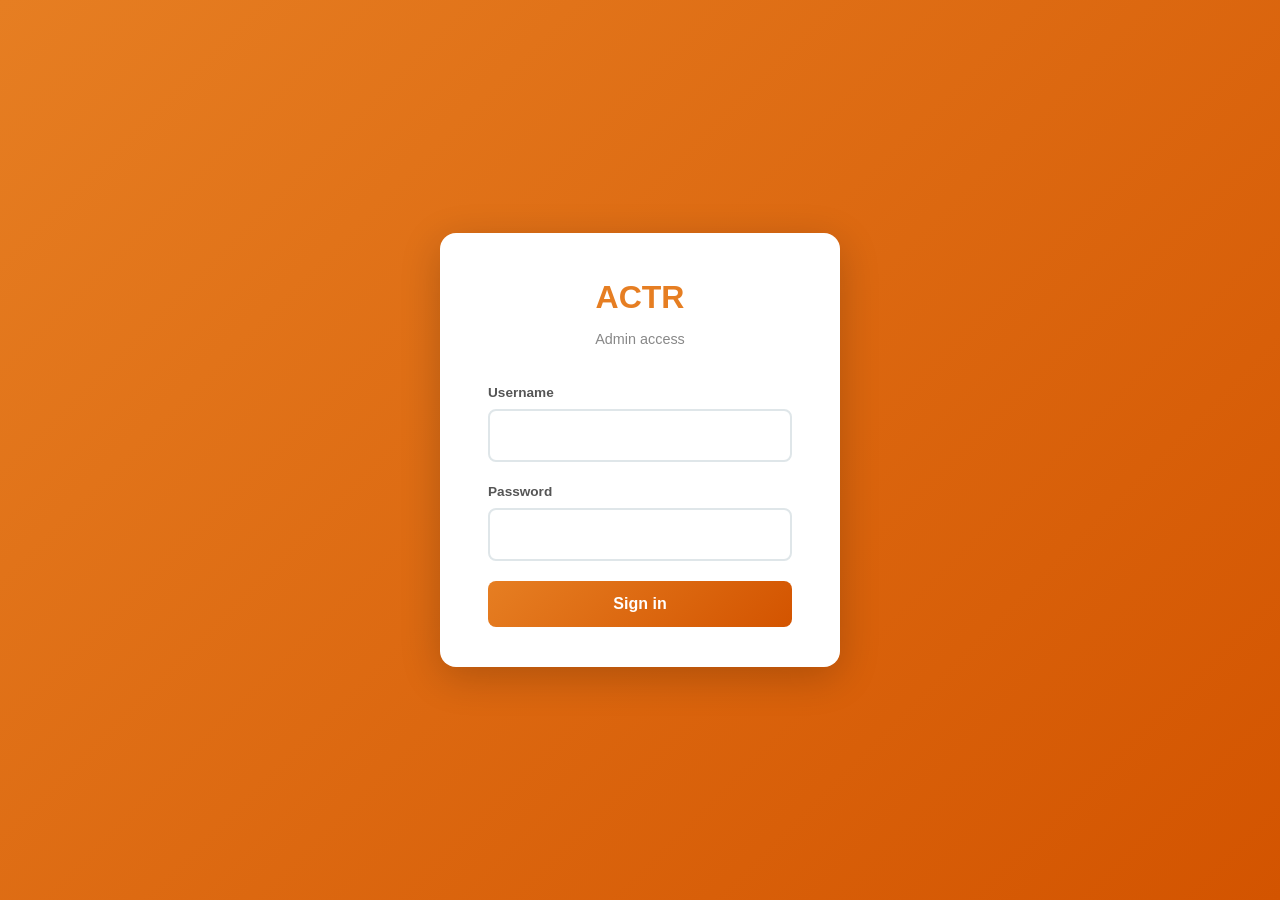
<file: templates/login.html>
<!DOCTYPE html>
<html lang="en">
<head>
    <meta charset="UTF-8">
    <meta name="viewport" content="width=device-width, initial-scale=1.0">
    <title>Login — ACTR</title>
    <link rel="stylesheet" href="/static/theme.css">
    <style>
        :root {
            --gradient: var(--primary-gradient);
        }
        * { margin: 0; padding: 0; box-sizing: border-box; }
        body {
            font-family: -apple-system, BlinkMacSystemFont, 'Segoe UI', Roboto, sans-serif;
            background: var(--gradient);
            min-height: 100vh;
            display: flex;
            align-items: center;
            justify-content: center;
            color: #333;
        }
        .login-card {
            background: white;
            border-radius: 16px;
            padding: 40px 48px;
            box-shadow: 0 10px 40px rgba(0,0,0,0.2);
            width: 100%;
            max-width: 400px;
        }
        .logo {
            font-weight: 800;
            font-size: 2rem;
            color: var(--orange);
            text-align: center;
            margin-bottom: 8px;
        }
        .subtitle {
            text-align: center;
            color: #888;
            font-size: 0.9rem;
            margin-bottom: 32px;
        }
        .form-group {
            margin-bottom: 20px;
        }
        label {
            display: block;
            font-weight: 600;
            font-size: 0.85rem;
            margin-bottom: 6px;
            color: #555;
        }
        input[type=text], input[type=password] {
            width: 100%;
            padding: 12px 16px;
            border: 2px solid #e8e8e8;
            border-radius: 8px;
            font-size: 0.95rem;
            font-family: inherit;
            transition: border-color 0.15s;
        }
        input:focus {
            outline: none;
            border-color: var(--orange);
        }
        .btn-login {
            width: 100%;
            padding: 14px;
            background: var(--gradient);
            color: white;
            border: none;
            border-radius: 8px;
            font-weight: 700;
            font-size: 1rem;
            cursor: pointer;
            transition: opacity 0.15s;
        }
        .btn-login:hover {
            opacity: 0.9;
        }
        .error-msg {
            background: #fee;
            border: 1px solid #fcc;
            color: #c33;
            padding: 10px 14px;
            border-radius: 8px;
            font-size: 0.85rem;
            margin-bottom: 16px;
            display: none;
        }
    </style>
</head>
<body>
    <div class="login-card">
        <div class="logo">ACTR</div>
        <div class="subtitle">Admin access</div>

        <div id="error-msg" class="error-msg"></div>

        <form id="loginForm">
            <div class="form-group">
                <label>Username</label>
                <input type="text" id="username" required autocomplete="username">
            </div>
            <div class="form-group">
                <label>Password</label>
                <input type="password" id="password" required autocomplete="current-password">
            </div>
            <button type="submit" class="btn-login">Sign in</button>
        </form>
    </div>

    <script>
        const VALID_USERNAME = 'ACTR2026';
        const VALID_PASSWORD = 'ACTR2026';

        document.getElementById('loginForm').addEventListener('submit', (e) => {
            e.preventDefault();
            const username = document.getElementById('username').value;
            const password = document.getElementById('password').value;
            const errorEl = document.getElementById('error-msg');

            if (username === VALID_USERNAME && password === VALID_PASSWORD) {
                document.cookie = 'actr_auth=authenticated; path=/; max-age=86400; SameSite=Lax';
                sessionStorage.setItem('actr_auth', 'authenticated');
                const redirect = new URLSearchParams(window.location.search).get('redirect') || '/';
                window.location.href = redirect;
            } else {
                errorEl.textContent = 'Invalid username or password.';
                errorEl.style.display = 'block';
            }
        });
    </script>
</body>
</html>
</file>
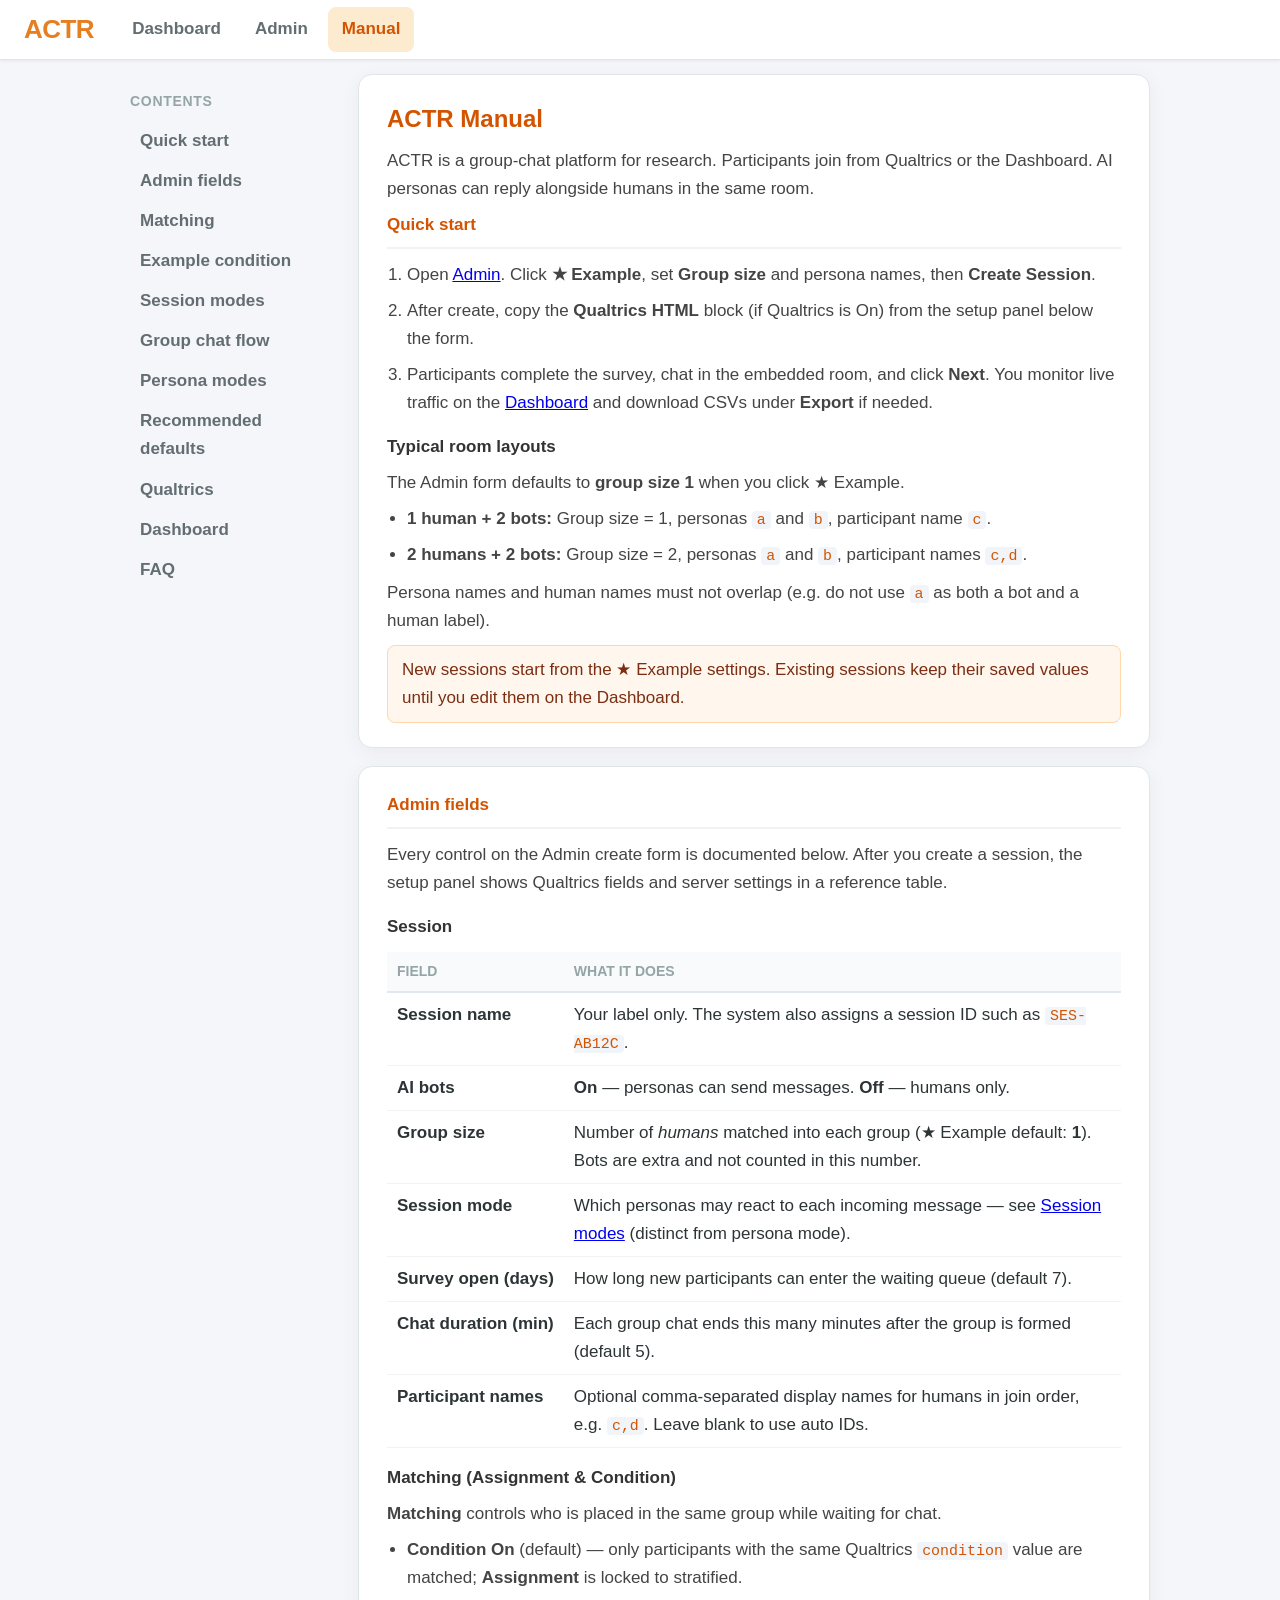
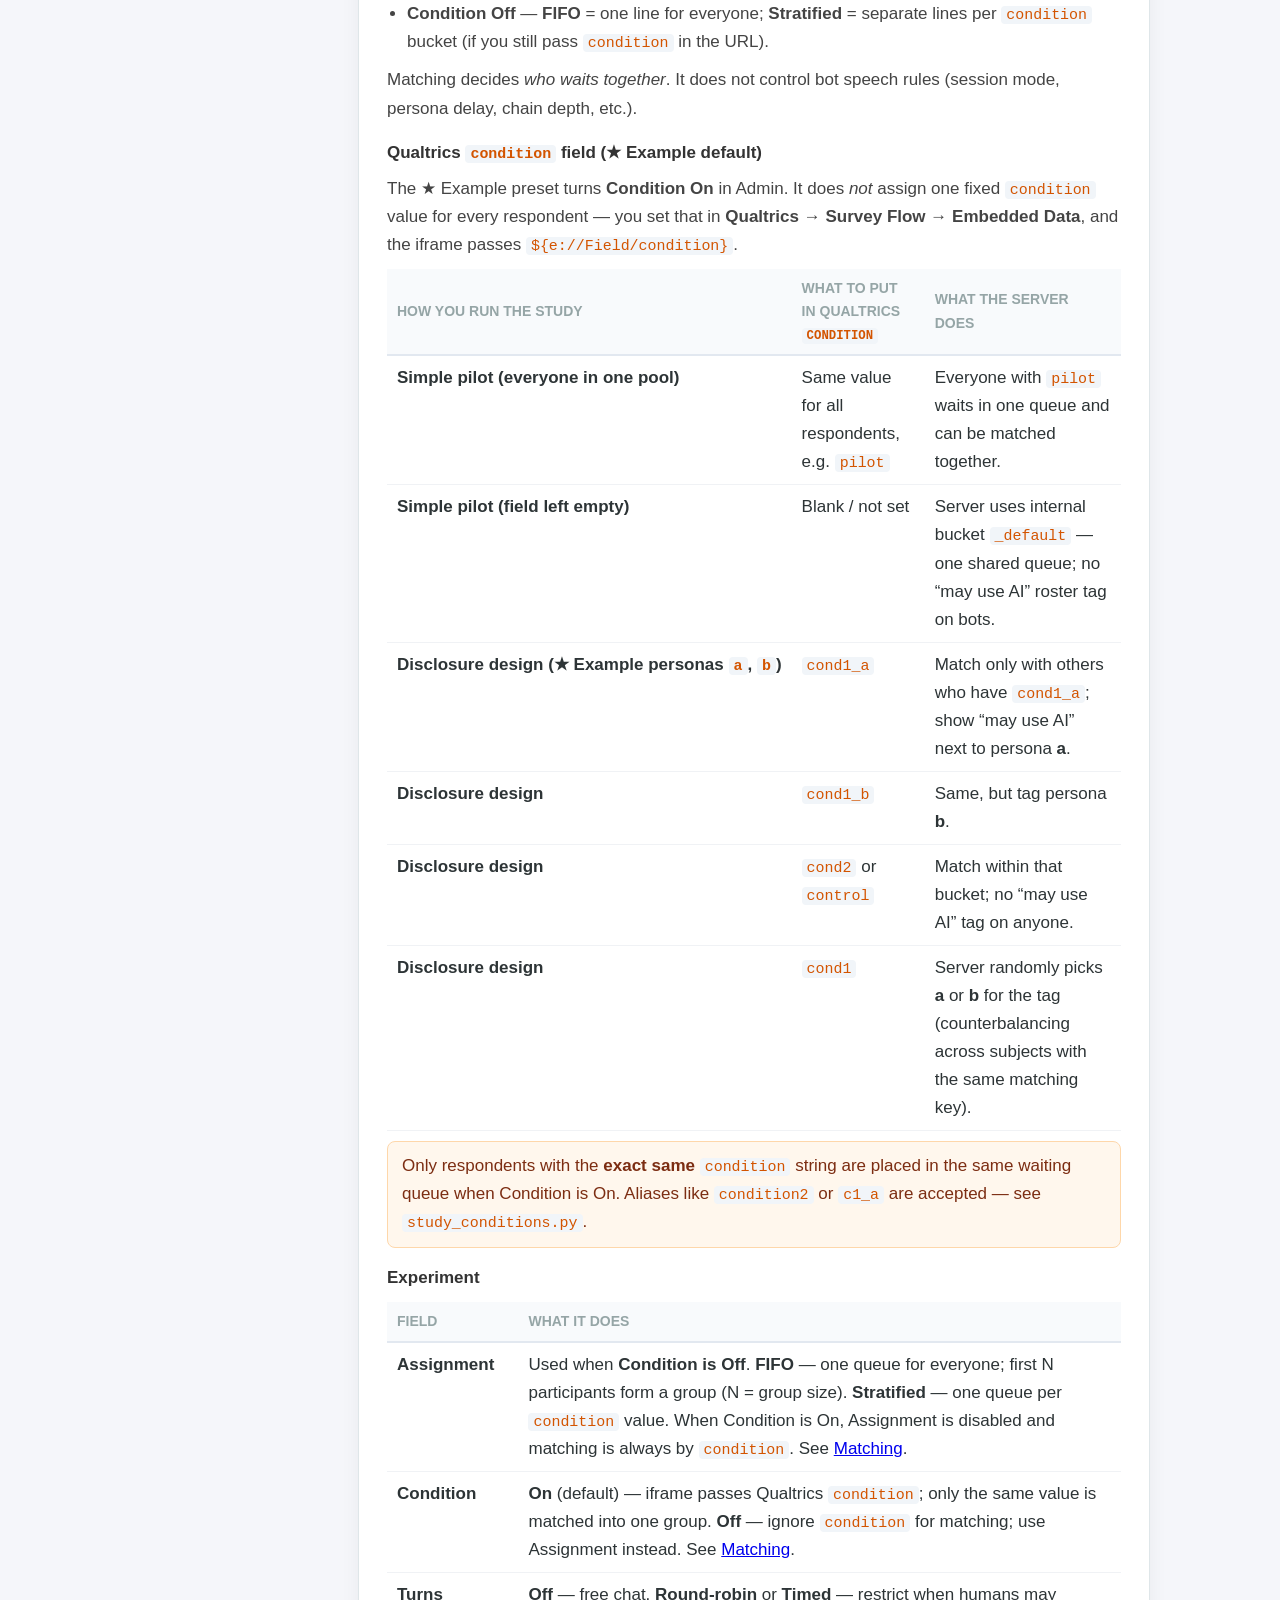
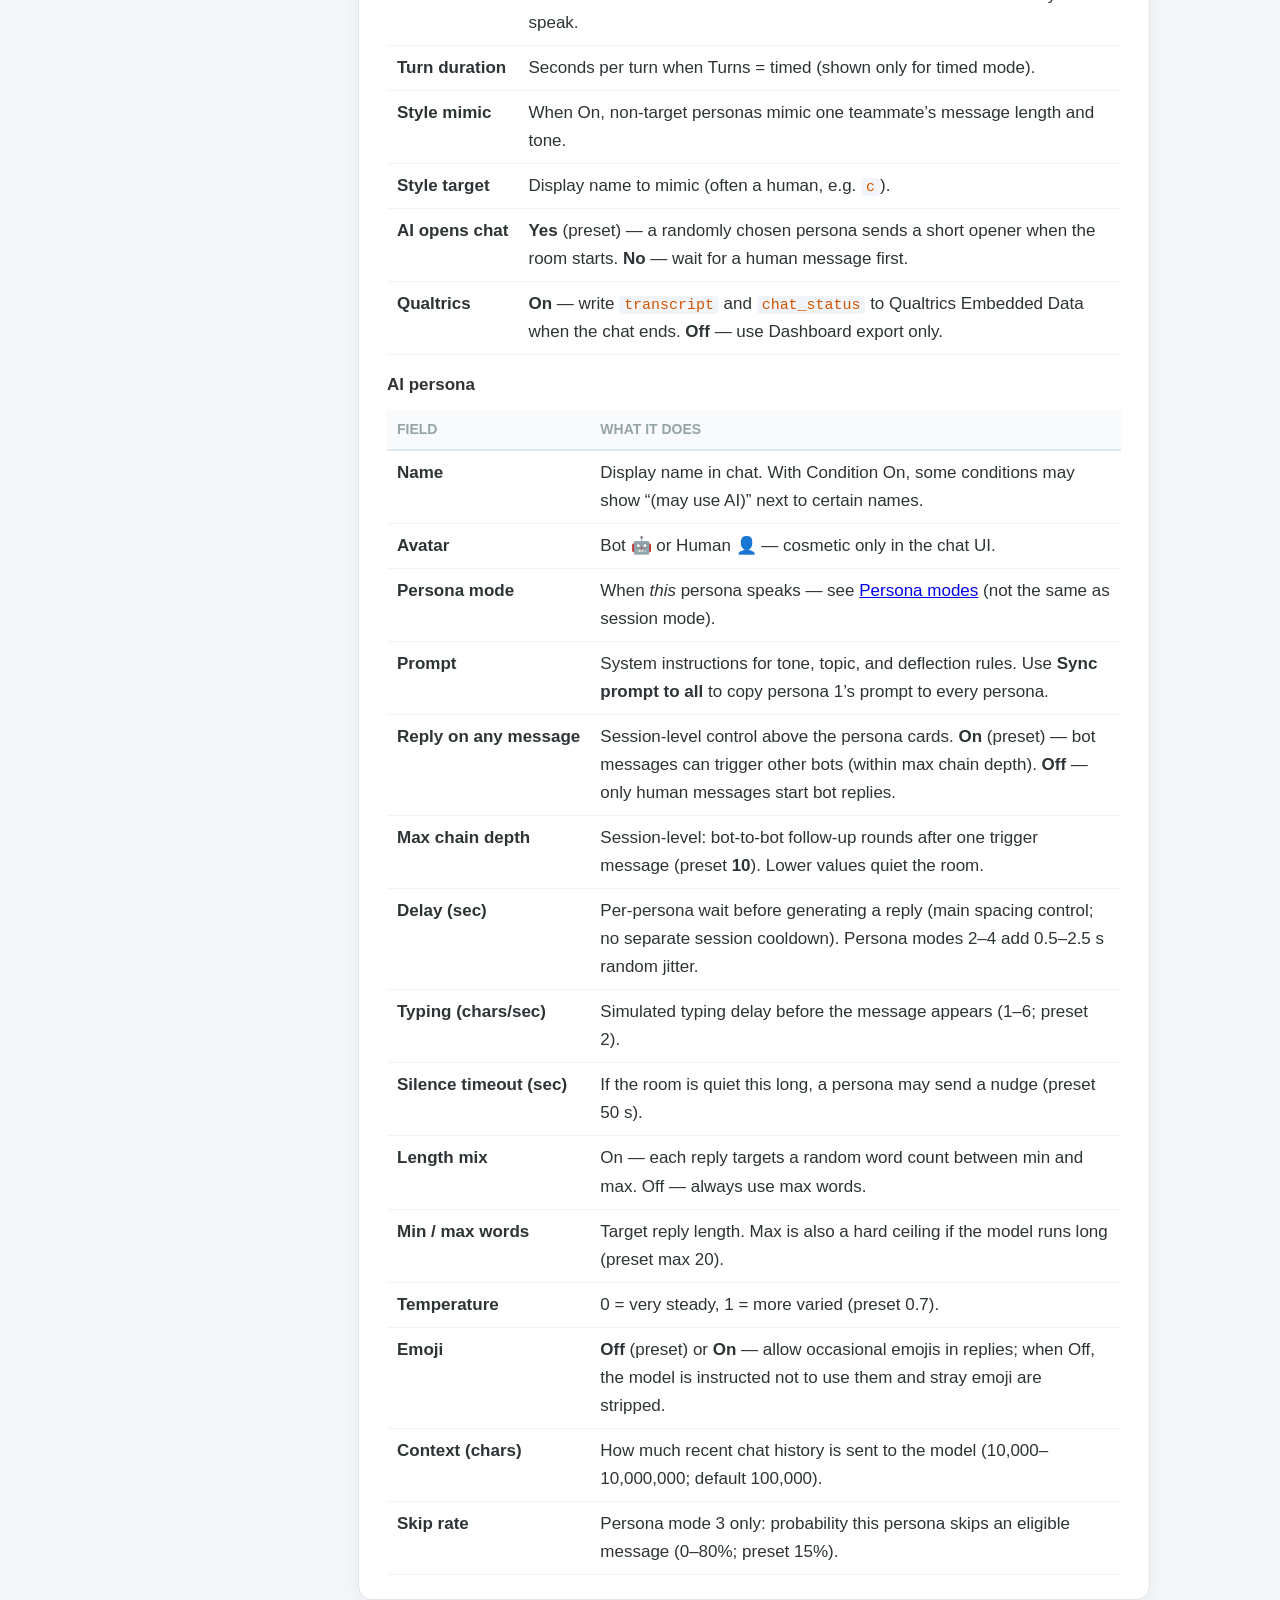
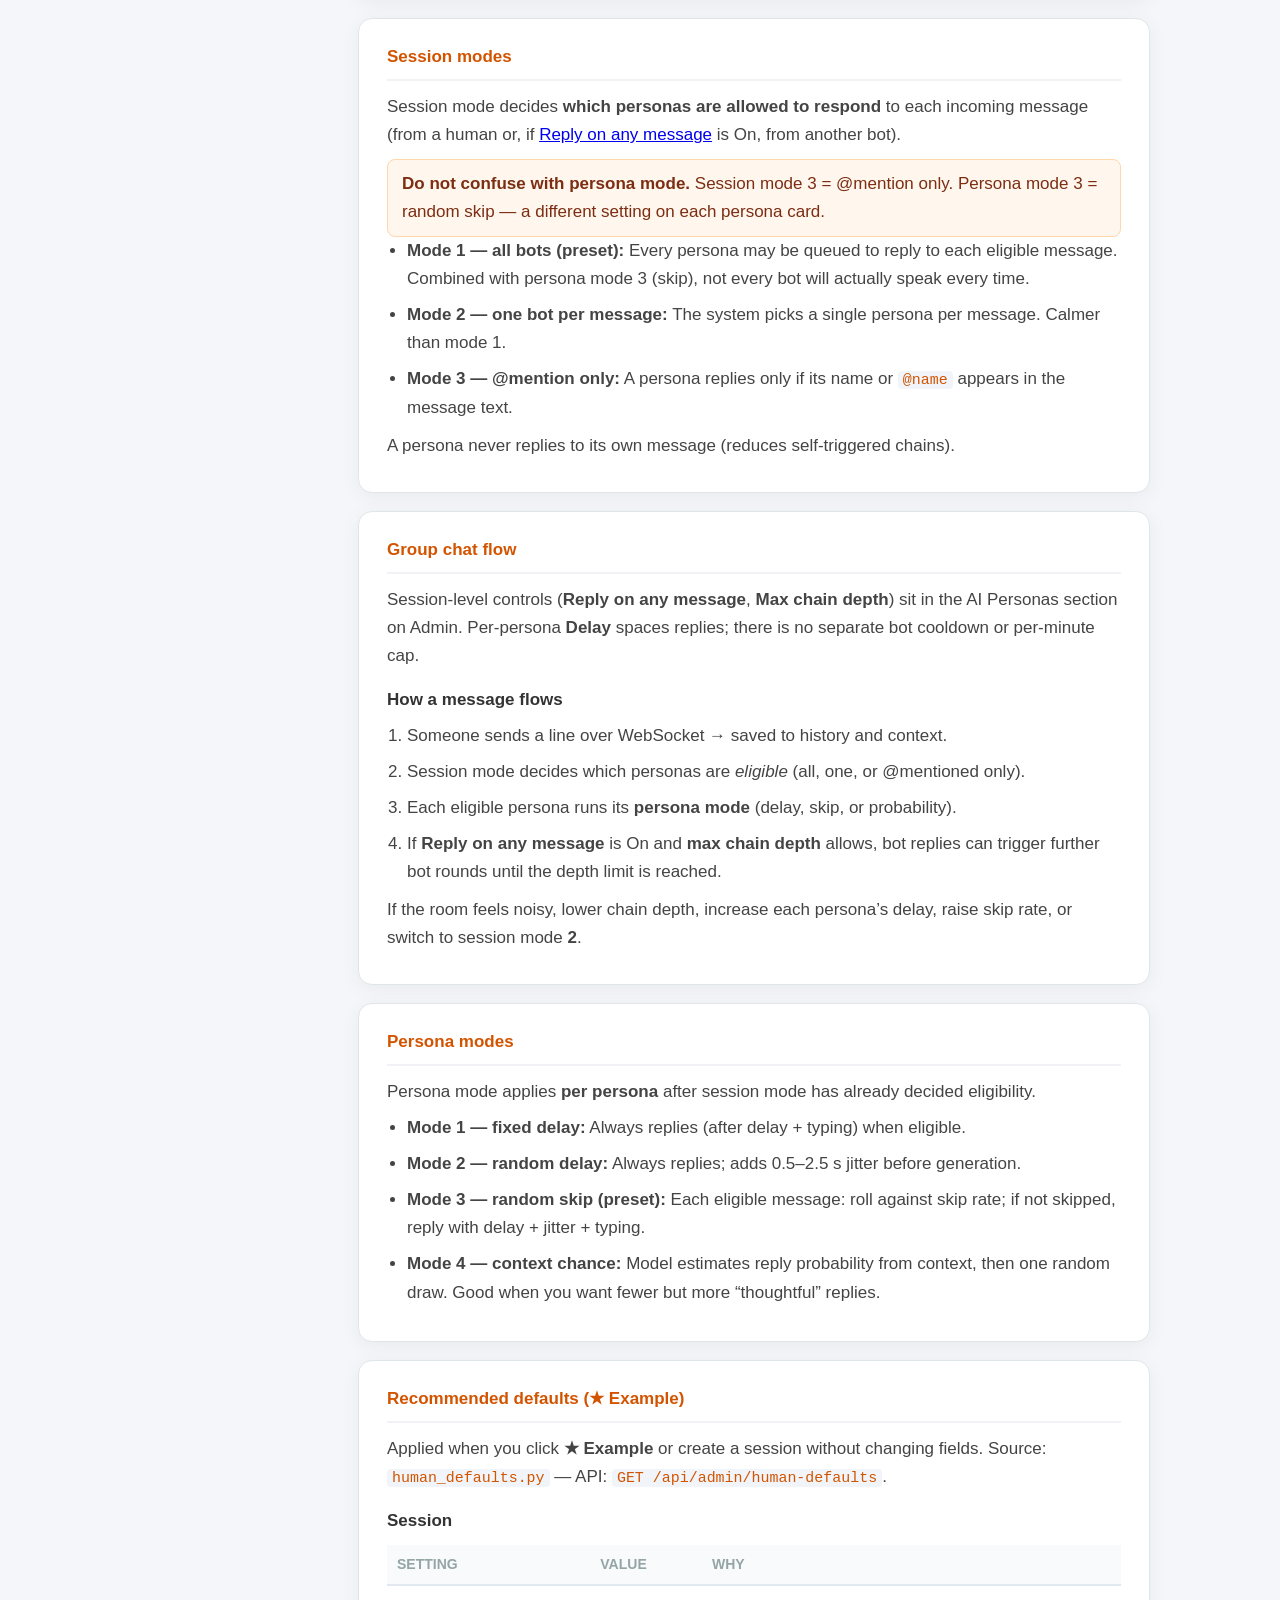
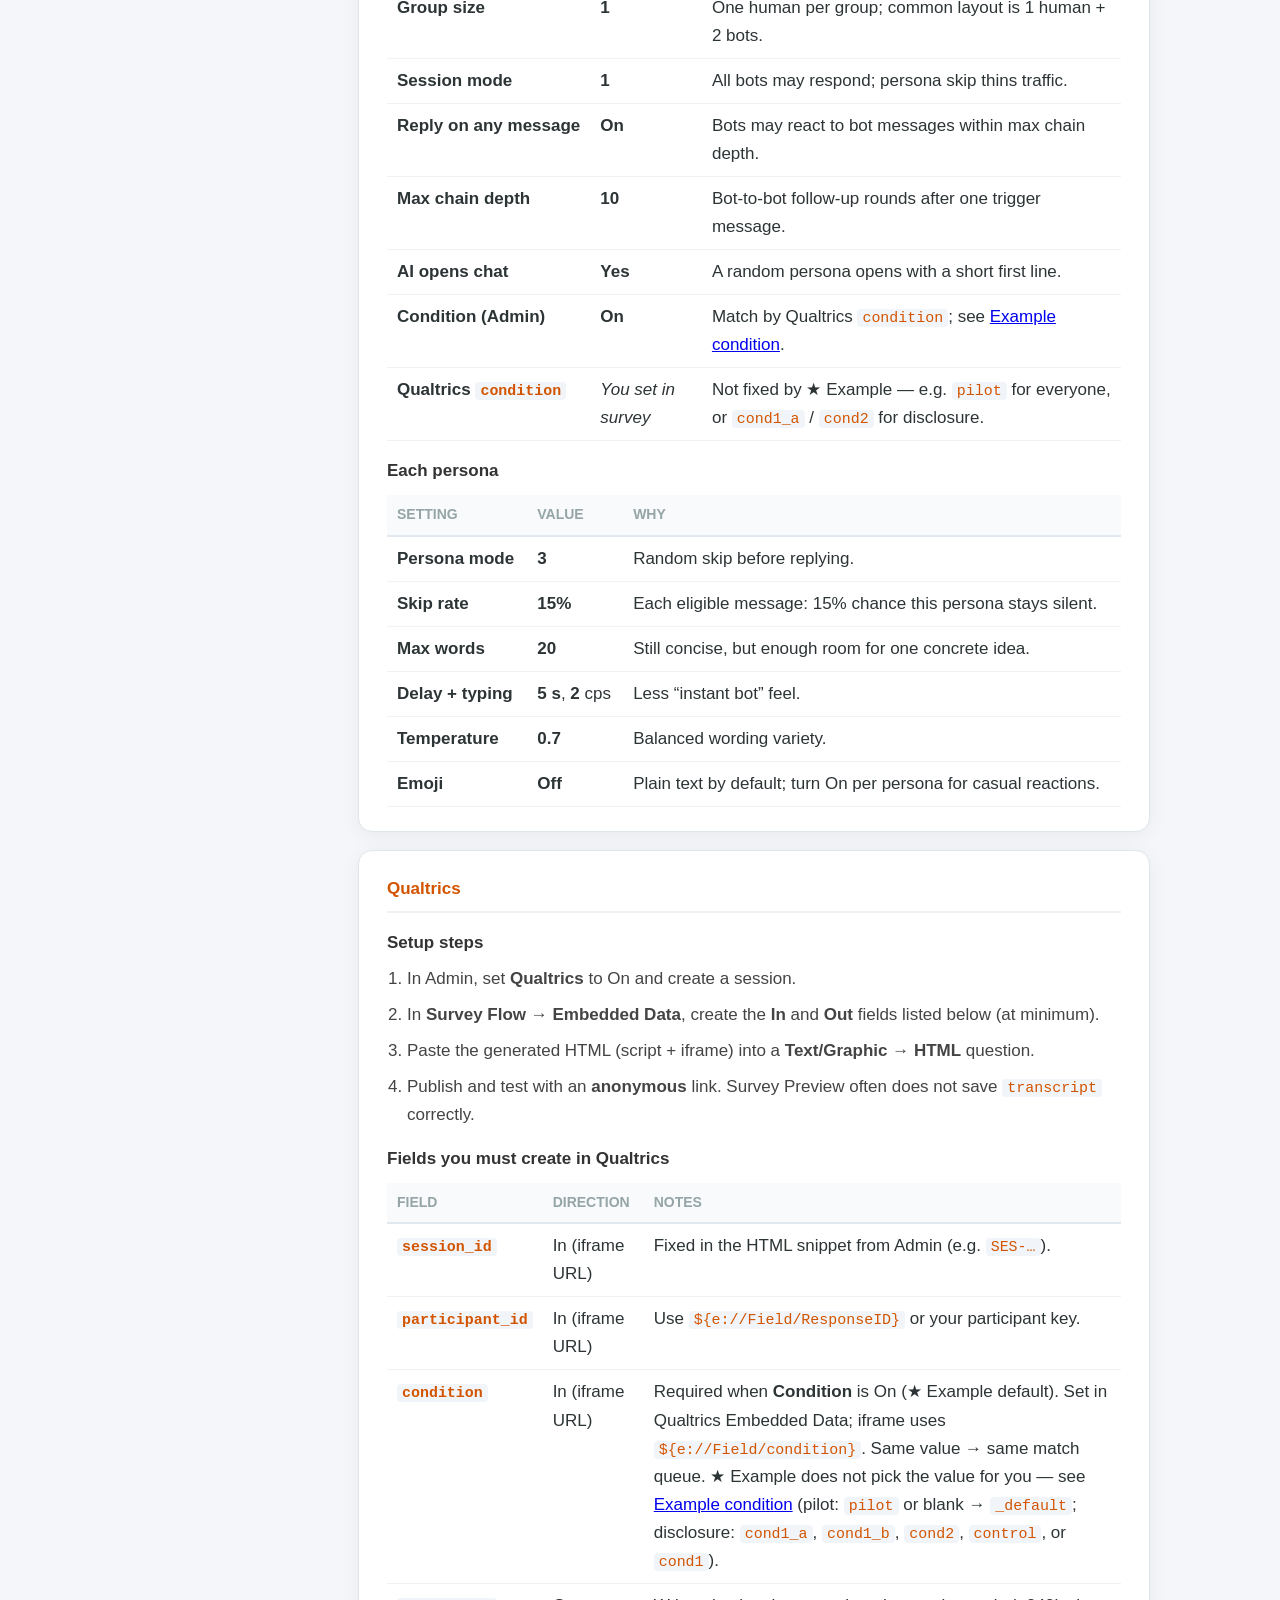
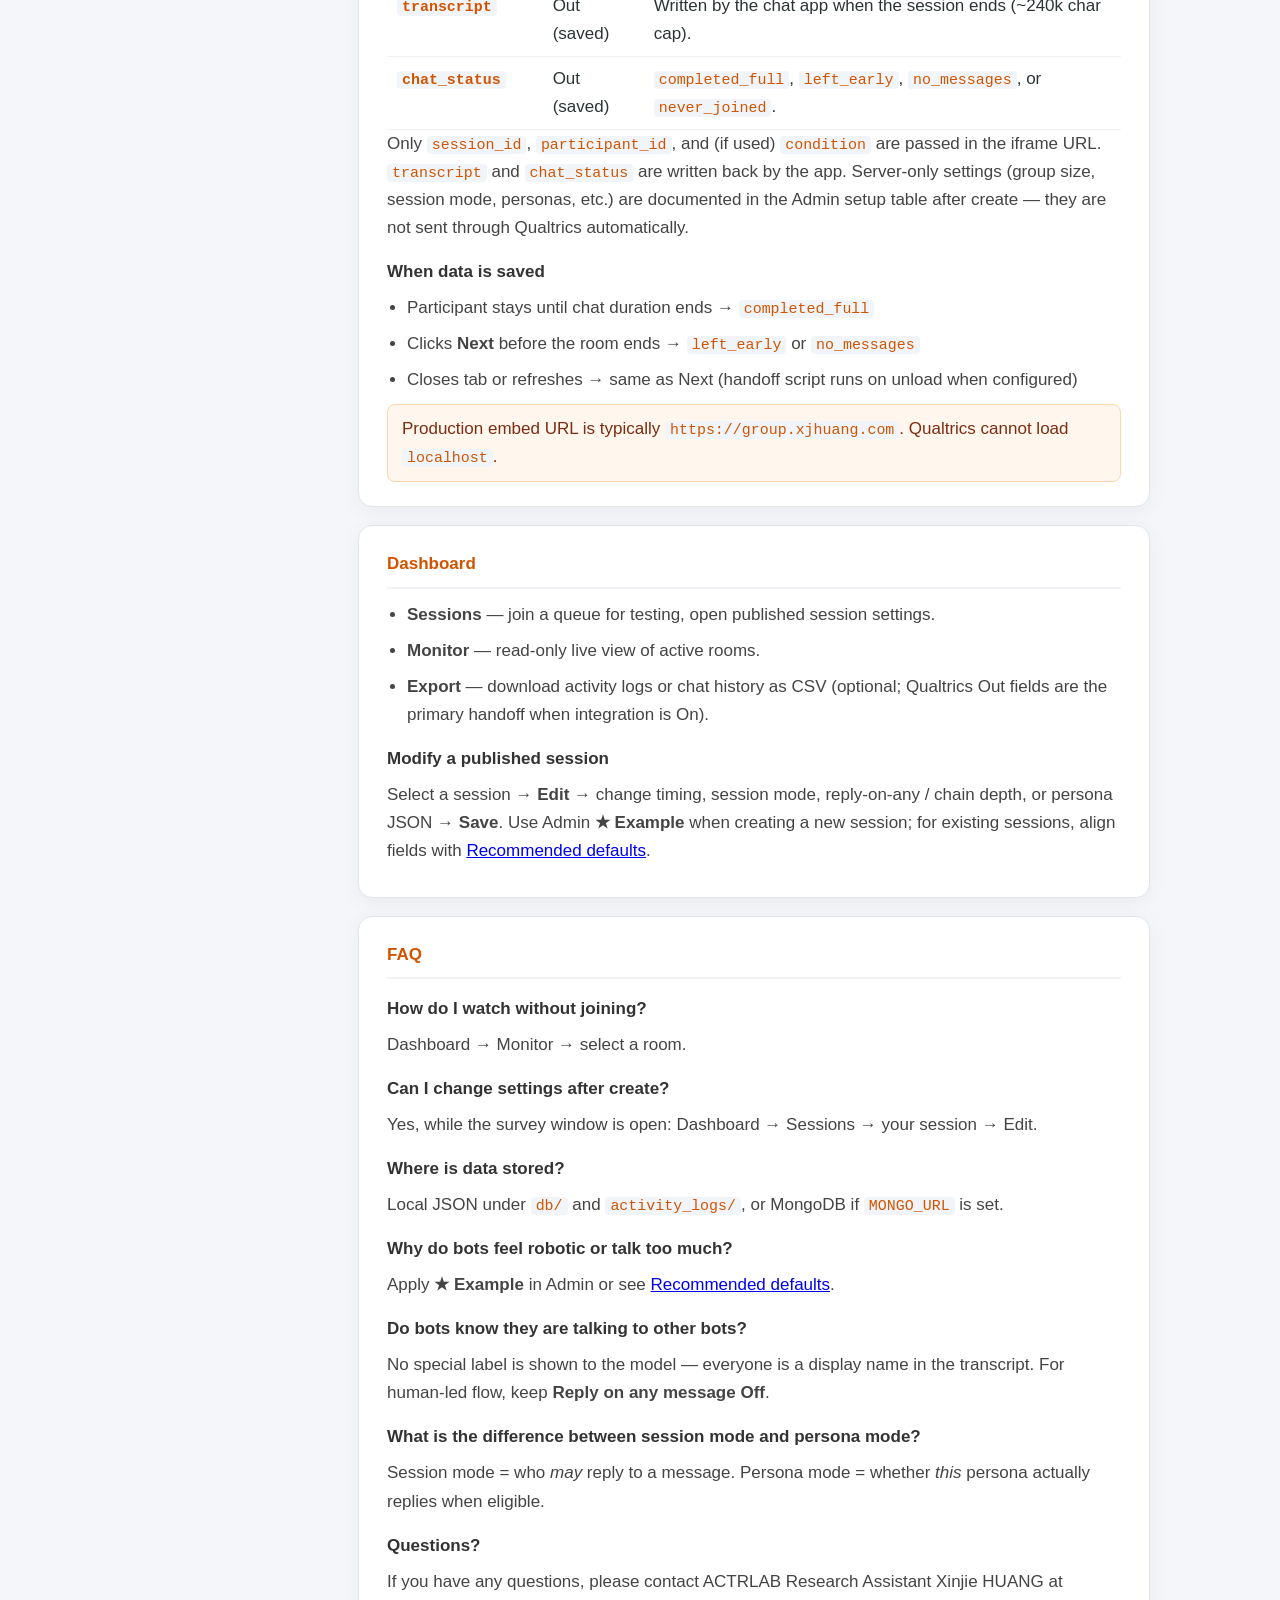
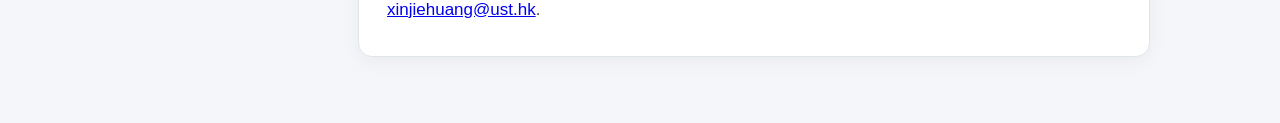
<file: templates/manual.html>
<!DOCTYPE html>
<html lang="en">
<head>
    <meta charset="UTF-8">
    <meta name="viewport" content="width=device-width, initial-scale=1.0">
    <title>Manual — ACTR</title>
    <link rel="stylesheet" href="/static/theme.css">
    <style>
        * { box-sizing: border-box; margin: 0; padding: 0; }
        body { line-height: 1.65; }
        .page {
            display: flex;
            max-width: 1060px;
            margin: calc(var(--header-height) + 14px) auto 0;
            padding: 0 20px 48px;
            gap: 28px;
        }
        .toc {
            width: 200px;
            flex-shrink: 0;
            position: sticky;
            top: calc(var(--header-height) + 10px);
            align-self: flex-start;
        }
        .toc h3 {
            font-size: var(--fs-sm);
            font-weight: 800;
            text-transform: uppercase;
            letter-spacing: 0.05em;
            color: var(--gray-500);
            margin-bottom: 8px;
        }
        .toc a {
            display: block;
            padding: 6px 10px;
            border-radius: 6px;
            text-decoration: none;
            font-size: var(--fs-md);
            font-weight: 600;
            color: var(--gray-700);
        }
        .toc a:hover { color: var(--orange); background: var(--orange-pale); }
        .content { flex: 1; min-width: 0; }
        .section {
            background: white;
            border-radius: 14px;
            padding: 24px 28px;
            margin-bottom: 18px;
            border: 1px solid var(--gray-300);
            box-shadow: 0 4px 20px rgba(0,0,0,0.05);
        }
        h1 { font-size: var(--fs-lg); font-weight: 800; color: var(--orange-dark); margin-bottom: 8px; }
        h2 {
            font-size: var(--fs-md);
            font-weight: 800;
            color: var(--orange-dark);
            margin-bottom: 12px;
            padding-bottom: 8px;
            border-bottom: 2px solid #f0f2f5;
        }
        h3 { font-size: var(--fs-md); font-weight: 700; color: #333; margin: 16px 0 8px; }
        p, li { font-size: var(--fs-md); color: #444; margin-bottom: 8px; }
        ul, ol { padding-left: 20px; margin-bottom: 10px; }
        .param-table {
            width: 100%;
            border-collapse: collapse;
            font-size: var(--fs-md);
            margin-top: 10px;
        }
        .param-table th {
            text-align: left;
            padding: 8px 10px;
            background: #f8fafc;
            border-bottom: 2px solid #e2e8f0;
            font-size: var(--fs-sm);
            font-weight: 700;
            text-transform: uppercase;
            color: var(--gray-500);
        }
        .param-table td {
            padding: 8px 10px;
            border-bottom: 1px solid #f0f2f5;
            vertical-align: top;
        }
        .param-table td:first-child { font-weight: 700; white-space: nowrap; }
        code {
            background: #f1f5f9;
            padding: 1px 5px;
            border-radius: 4px;
            font-size: 0.88em;
            color: var(--orange-dark);
        }
        .note {
            background: #fff7ed;
            border: 1px solid #fed7aa;
            border-radius: 8px;
            padding: 10px 14px;
            font-size: var(--fs-md);
            color: #7c2d12;
            margin-top: 10px;
        }
    </style>
</head>
<body>

<header class="nav-header">
    <a href="/" class="nav-logo">ACTR</a>
    <nav class="nav-links">
        <a href="/">Dashboard</a>
        <a href="/admin">Admin</a>
        <a href="/manual" class="active">Manual</a>
    </nav>
</header>

<div class="page">
    <aside class="toc">
        <h3>Contents</h3>
        <a href="#quick-start">Quick start</a>
        <a href="#admin-fields">Admin fields</a>
        <a href="#matching">Matching</a>
        <a href="#example-condition">Example condition</a>
        <a href="#session-modes">Session modes</a>
        <a href="#group-chat-flow">Group chat flow</a>
        <a href="#persona-modes">Persona modes</a>
        <a href="#recommended-defaults">Recommended defaults</a>
        <a href="#qualtrics">Qualtrics</a>
        <a href="#dashboard">Dashboard</a>
        <a href="#faq">FAQ</a>
    </aside>

    <div class="content">

        <div class="section" id="quick-start">
            <h1>ACTR Manual</h1>
            <p>ACTR is a group-chat platform for research. Participants join from Qualtrics or the Dashboard. AI personas can reply alongside humans in the same room.</p>

            <h2>Quick start</h2>
            <ol>
                <li>Open <a href="/admin">Admin</a>. Click <strong>★ Example</strong>, set <strong>Group size</strong> and persona names, then <strong>Create Session</strong>.</li>
                <li>After create, copy the <strong>Qualtrics HTML</strong> block (if Qualtrics is On) from the setup panel below the form.</li>
                <li>Participants complete the survey, chat in the embedded room, and click <strong>Next</strong>. You monitor live traffic on the <a href="/">Dashboard</a> and download CSVs under <strong>Export</strong> if needed.</li>
            </ol>

            <h3>Typical room layouts</h3>
            <p>The Admin form defaults to <strong>group size 1</strong> when you click ★ Example.</p>
            <ul>
                <li><strong>1 human + 2 bots:</strong> Group size = 1, personas <code>a</code> and <code>b</code>, participant name <code>c</code>.</li>
                <li><strong>2 humans + 2 bots:</strong> Group size = 2, personas <code>a</code> and <code>b</code>, participant names <code>c,d</code>.</li>
            </ul>
            <p>Persona names and human names must not overlap (e.g. do not use <code>a</code> as both a bot and a human label).</p>
            <div class="note">New sessions start from the ★ Example settings. Existing sessions keep their saved values until you edit them on the Dashboard.</div>
        </div>

        <div class="section" id="admin-fields">
            <h2>Admin fields</h2>
            <p>Every control on the Admin create form is documented below. After you create a session, the setup panel shows Qualtrics fields and server settings in a reference table.</p>

            <h3>Session</h3>
            <table class="param-table">
                <thead><tr><th>Field</th><th>What it does</th></tr></thead>
                <tbody>
                    <tr><td>Session name</td><td>Your label only. The system also assigns a session ID such as <code>SES-AB12C</code>.</td></tr>
                    <tr><td>AI bots</td><td><strong>On</strong> — personas can send messages. <strong>Off</strong> — humans only.</td></tr>
                    <tr><td>Group size</td><td>Number of <em>humans</em> matched into each group (★ Example default: <strong>1</strong>). Bots are extra and not counted in this number.</td></tr>
                    <tr><td>Session mode</td><td>Which personas may react to each incoming message — see <a href="#session-modes">Session modes</a> (distinct from persona mode).</td></tr>
                    <tr><td>Survey open (days)</td><td>How long new participants can enter the waiting queue (default 7).</td></tr>
                    <tr><td>Chat duration (min)</td><td>Each group chat ends this many minutes after the group is formed (default 5).</td></tr>
                    <tr><td>Participant names</td><td>Optional comma-separated display names for humans in join order, e.g. <code>c,d</code>. Leave blank to use auto IDs.</td></tr>
                </tbody>
            </table>

            <h3 id="matching">Matching (Assignment &amp; Condition)</h3>
            <p><strong>Matching</strong> controls who is placed in the same group while waiting for chat.</p>
            <ul>
                <li><strong>Condition On</strong> (default) — only participants with the same Qualtrics <code>condition</code> value are matched; <strong>Assignment</strong> is locked to stratified.</li>
                <li><strong>Condition Off</strong> — <strong>FIFO</strong> = one line for everyone; <strong>Stratified</strong> = separate lines per <code>condition</code> bucket (if you still pass <code>condition</code> in the URL).</li>
            </ul>
            <p>Matching decides <em>who waits together</em>. It does not control bot speech rules (session mode, persona delay, chain depth, etc.).</p>

            <h3 id="example-condition">Qualtrics <code>condition</code> field (★ Example default)</h3>
            <p>The ★ Example preset turns <strong>Condition On</strong> in Admin. It does <em>not</em> assign one fixed <code>condition</code> value for every respondent — you set that in <strong>Qualtrics → Survey Flow → Embedded Data</strong>, and the iframe passes <code>${e://Field/condition}</code>.</p>
            <table class="param-table">
                <thead><tr><th>How you run the study</th><th>What to put in Qualtrics <code>condition</code></th><th>What the server does</th></tr></thead>
                <tbody>
                    <tr>
                        <td><strong>Simple pilot</strong> (everyone in one pool)</td>
                        <td>Same value for all respondents, e.g. <code>pilot</code></td>
                        <td>Everyone with <code>pilot</code> waits in one queue and can be matched together.</td>
                    </tr>
                    <tr>
                        <td><strong>Simple pilot</strong> (field left empty)</td>
                        <td>Blank / not set</td>
                        <td>Server uses internal bucket <code>_default</code> — one shared queue; no “may use AI” roster tag on bots.</td>
                    </tr>
                    <tr>
                        <td><strong>Disclosure design</strong> (★ Example personas <code>a</code>, <code>b</code>)</td>
                        <td><code>cond1_a</code></td>
                        <td>Match only with others who have <code>cond1_a</code>; show “may use AI” next to persona <strong>a</strong>.</td>
                    </tr>
                    <tr>
                        <td>Disclosure design</td>
                        <td><code>cond1_b</code></td>
                        <td>Same, but tag persona <strong>b</strong>.</td>
                    </tr>
                    <tr>
                        <td>Disclosure design</td>
                        <td><code>cond2</code> or <code>control</code></td>
                        <td>Match within that bucket; no “may use AI” tag on anyone.</td>
                    </tr>
                    <tr>
                        <td>Disclosure design</td>
                        <td><code>cond1</code></td>
                        <td>Server randomly picks <strong>a</strong> or <strong>b</strong> for the tag (counterbalancing across subjects with the same matching key).</td>
                    </tr>
                </tbody>
            </table>
            <div class="note">Only respondents with the <strong>exact same</strong> <code>condition</code> string are placed in the same waiting queue when Condition is On. Aliases like <code>condition2</code> or <code>c1_a</code> are accepted — see <code>study_conditions.py</code>.</div>

            <h3>Experiment</h3>
            <table class="param-table">
                <thead><tr><th>Field</th><th>What it does</th></tr></thead>
                <tbody>
                    <tr><td>Assignment</td><td>Used when <strong>Condition is Off</strong>. <strong>FIFO</strong> — one queue for everyone; first N participants form a group (N = group size). <strong>Stratified</strong> — one queue per <code>condition</code> value. When Condition is On, Assignment is disabled and matching is always by <code>condition</code>. See <a href="#matching">Matching</a>.</td></tr>
                    <tr><td>Condition</td><td><strong>On</strong> (default) — iframe passes Qualtrics <code>condition</code>; only the same value is matched into one group. <strong>Off</strong> — ignore <code>condition</code> for matching; use Assignment instead. See <a href="#matching">Matching</a>.</td></tr>
                    <tr><td>Turns</td><td><strong>Off</strong> — free chat. <strong>Round-robin</strong> or <strong>Timed</strong> — restrict when humans may speak.</td></tr>
                    <tr><td>Turn duration</td><td>Seconds per turn when Turns = timed (shown only for timed mode).</td></tr>
                    <tr><td>Style mimic</td><td>When On, non-target personas mimic one teammate’s message length and tone.</td></tr>
                    <tr><td>Style target</td><td>Display name to mimic (often a human, e.g. <code>c</code>).</td></tr>
                    <tr><td>AI opens chat</td><td><strong>Yes</strong> (preset) — a randomly chosen persona sends a short opener when the room starts. <strong>No</strong> — wait for a human message first.</td></tr>
                    <tr><td>Qualtrics</td><td><strong>On</strong> — write <code>transcript</code> and <code>chat_status</code> to Qualtrics Embedded Data when the chat ends. <strong>Off</strong> — use Dashboard export only.</td></tr>
                </tbody>
            </table>

            <h3>AI persona</h3>
            <table class="param-table">
                <thead><tr><th>Field</th><th>What it does</th></tr></thead>
                <tbody>
                    <tr><td>Name</td><td>Display name in chat. With Condition On, some conditions may show “(may use AI)” next to certain names.</td></tr>
                    <tr><td>Avatar</td><td>Bot 🤖 or Human 👤 — cosmetic only in the chat UI.</td></tr>
                    <tr><td>Persona mode</td><td>When <em>this</em> persona speaks — see <a href="#persona-modes">Persona modes</a> (not the same as session mode).</td></tr>
                    <tr><td>Prompt</td><td>System instructions for tone, topic, and deflection rules. Use <strong>Sync prompt to all</strong> to copy persona 1’s prompt to every persona.</td></tr>
                    <tr><td>Reply on any message</td><td>Session-level control above the persona cards. <strong>On</strong> (preset) — bot messages can trigger other bots (within max chain depth). <strong>Off</strong> — only human messages start bot replies.</td></tr>
                    <tr><td>Max chain depth</td><td>Session-level: bot-to-bot follow-up rounds after one trigger message (preset <strong>10</strong>). Lower values quiet the room.</td></tr>
                    <tr><td>Delay (sec)</td><td>Per-persona wait before generating a reply (main spacing control; no separate session cooldown). Persona modes 2–4 add 0.5–2.5 s random jitter.</td></tr>
                    <tr><td>Typing (chars/sec)</td><td>Simulated typing delay before the message appears (1–6; preset 2).</td></tr>
                    <tr><td>Silence timeout (sec)</td><td>If the room is quiet this long, a persona may send a nudge (preset 50 s).</td></tr>
                    <tr><td>Length mix</td><td>On — each reply targets a random word count between min and max. Off — always use max words.</td></tr>
                    <tr><td>Min / max words</td><td>Target reply length. Max is also a hard ceiling if the model runs long (preset max 20).</td></tr>
                    <tr><td>Temperature</td><td>0 = very steady, 1 = more varied (preset 0.7).</td></tr>
                    <tr><td>Emoji</td><td><strong>Off</strong> (preset) or <strong>On</strong> — allow occasional emojis in replies; when Off, the model is instructed not to use them and stray emoji are stripped.</td></tr>
                    <tr><td>Context (chars)</td><td>How much recent chat history is sent to the model (10,000–10,000,000; default 100,000).</td></tr>
                    <tr><td>Skip rate</td><td>Persona mode 3 only: probability this persona skips an eligible message (0–80%; preset 15%).</td></tr>
                </tbody>
            </table>
        </div>

        <div class="section" id="session-modes">
            <h2>Session modes</h2>
            <p>Session mode decides <strong>which personas are allowed to respond</strong> to each incoming message (from a human or, if <a href="#group-chat-flow">Reply on any message</a> is On, from another bot).</p>
            <div class="note"><strong>Do not confuse with persona mode.</strong> Session mode 3 = @mention only. Persona mode 3 = random skip — a different setting on each persona card.</div>
            <ul>
                <li><strong>Mode 1 — all bots (preset):</strong> Every persona may be queued to reply to each eligible message. Combined with persona mode 3 (skip), not every bot will actually speak every time.</li>
                <li><strong>Mode 2 — one bot per message:</strong> The system picks a single persona per message. Calmer than mode 1.</li>
                <li><strong>Mode 3 — @mention only:</strong> A persona replies only if its name or <code>@name</code> appears in the message text.</li>
            </ul>
            <p>A persona never replies to its own message (reduces self-triggered chains).</p>
        </div>

        <div class="section" id="group-chat-flow">
            <h2>Group chat flow</h2>
            <p>Session-level controls (<strong>Reply on any message</strong>, <strong>Max chain depth</strong>) sit in the AI Personas section on Admin. Per-persona <strong>Delay</strong> spaces replies; there is no separate bot cooldown or per-minute cap.</p>
            <h3>How a message flows</h3>
            <ol>
                <li>Someone sends a line over WebSocket → saved to history and context.</li>
                <li>Session mode decides which personas are <em>eligible</em> (all, one, or @mentioned only).</li>
                <li>Each eligible persona runs its <strong>persona mode</strong> (delay, skip, or probability).</li>
                <li>If <strong>Reply on any message</strong> is On and <strong>max chain depth</strong> allows, bot replies can trigger further bot rounds until the depth limit is reached.</li>
            </ol>
            <p>If the room feels noisy, lower chain depth, increase each persona’s delay, raise skip rate, or switch to session mode <strong>2</strong>.</p>
        </div>

        <div class="section" id="persona-modes">
            <h2>Persona modes</h2>
            <p>Persona mode applies <strong>per persona</strong> after session mode has already decided eligibility.</p>
            <ul>
                <li><strong>Mode 1 — fixed delay:</strong> Always replies (after delay + typing) when eligible.</li>
                <li><strong>Mode 2 — random delay:</strong> Always replies; adds 0.5–2.5 s jitter before generation.</li>
                <li><strong>Mode 3 — random skip (preset):</strong> Each eligible message: roll against skip rate; if not skipped, reply with delay + jitter + typing.</li>
                <li><strong>Mode 4 — context chance:</strong> Model estimates reply probability from context, then one random draw. Good when you want fewer but more “thoughtful” replies.</li>
            </ul>
        </div>

        <div class="section" id="recommended-defaults">
            <h2>Recommended defaults (★ Example)</h2>
            <p>Applied when you click <strong>★ Example</strong> or create a session without changing fields. Source: <code>human_defaults.py</code> — API: <code>GET /api/admin/human-defaults</code>.</p>
            <h3>Session</h3>
            <table class="param-table">
                <thead><tr><th>Setting</th><th>Value</th><th>Why</th></tr></thead>
                <tbody>
                    <tr><td>Group size</td><td><strong>1</strong></td><td>One human per group; common layout is 1 human + 2 bots.</td></tr>
                    <tr><td>Session mode</td><td><strong>1</strong></td><td>All bots may respond; persona skip thins traffic.</td></tr>
                    <tr><td>Reply on any message</td><td><strong>On</strong></td><td>Bots may react to bot messages within max chain depth.</td></tr>
                    <tr><td>Max chain depth</td><td><strong>10</strong></td><td>Bot-to-bot follow-up rounds after one trigger message.</td></tr>
                    <tr><td>AI opens chat</td><td><strong>Yes</strong></td><td>A random persona opens with a short first line.</td></tr>
                    <tr><td>Condition (Admin)</td><td><strong>On</strong></td><td>Match by Qualtrics <code>condition</code>; see <a href="#example-condition">Example condition</a>.</td></tr>
                    <tr><td>Qualtrics <code>condition</code></td><td><em>You set in survey</em></td><td>Not fixed by ★ Example — e.g. <code>pilot</code> for everyone, or <code>cond1_a</code> / <code>cond2</code> for disclosure.</td></tr>
                </tbody>
            </table>
            <h3>Each persona</h3>
            <table class="param-table">
                <thead><tr><th>Setting</th><th>Value</th><th>Why</th></tr></thead>
                <tbody>
                    <tr><td>Persona mode</td><td><strong>3</strong></td><td>Random skip before replying.</td></tr>
                    <tr><td>Skip rate</td><td><strong>15%</strong></td><td>Each eligible message: 15% chance this persona stays silent.</td></tr>
                    <tr><td>Max words</td><td><strong>20</strong></td><td>Still concise, but enough room for one concrete idea.</td></tr>
                    <tr><td>Delay + typing</td><td><strong>5 s</strong>, <strong>2</strong> cps</td><td>Less “instant bot” feel.</td></tr>
                    <tr><td>Temperature</td><td><strong>0.7</strong></td><td>Balanced wording variety.</td></tr>
                    <tr><td>Emoji</td><td><strong>Off</strong></td><td>Plain text by default; turn On per persona for casual reactions.</td></tr>
                </tbody>
            </table>
        </div>

        <div class="section" id="qualtrics">
            <h2>Qualtrics</h2>
            <h3>Setup steps</h3>
            <ol>
                <li>In Admin, set <strong>Qualtrics</strong> to On and create a session.</li>
                <li>In <strong>Survey Flow → Embedded Data</strong>, create the <strong>In</strong> and <strong>Out</strong> fields listed below (at minimum).</li>
                <li>Paste the generated HTML (script + iframe) into a <strong>Text/Graphic → HTML</strong> question.</li>
                <li>Publish and test with an <strong>anonymous</strong> link. Survey Preview often does not save <code>transcript</code> correctly.</li>
            </ol>

            <h3>Fields you must create in Qualtrics</h3>
            <table class="param-table">
                <thead><tr><th>Field</th><th>Direction</th><th>Notes</th></tr></thead>
                <tbody>
                    <tr><td><code>session_id</code></td><td>In (iframe URL)</td><td>Fixed in the HTML snippet from Admin (e.g. <code>SES-…</code>).</td></tr>
                    <tr><td><code>participant_id</code></td><td>In (iframe URL)</td><td>Use <code>${e://Field/ResponseID}</code> or your participant key.</td></tr>
                    <tr><td><code>condition</code></td><td>In (iframe URL)</td><td>Required when <strong>Condition</strong> is On (★ Example default). Set in Qualtrics Embedded Data; iframe uses <code>${e://Field/condition}</code>. Same value → same match queue. ★ Example does not pick the value for you — see <a href="#example-condition">Example condition</a> (pilot: <code>pilot</code> or blank → <code>_default</code>; disclosure: <code>cond1_a</code>, <code>cond1_b</code>, <code>cond2</code>, <code>control</code>, or <code>cond1</code>).</td></tr>
                    <tr><td><code>transcript</code></td><td>Out (saved)</td><td>Written by the chat app when the session ends (~240k char cap).</td></tr>
                    <tr><td><code>chat_status</code></td><td>Out (saved)</td><td><code>completed_full</code>, <code>left_early</code>, <code>no_messages</code>, or <code>never_joined</code>.</td></tr>
                </tbody>
            </table>

            <p>Only <code>session_id</code>, <code>participant_id</code>, and (if used) <code>condition</code> are passed in the iframe URL. <code>transcript</code> and <code>chat_status</code> are written back by the app. Server-only settings (group size, session mode, personas, etc.) are documented in the Admin setup table after create — they are not sent through Qualtrics automatically.</p>

            <h3>When data is saved</h3>
            <ul>
                <li>Participant stays until chat duration ends → <code>completed_full</code></li>
                <li>Clicks <strong>Next</strong> before the room ends → <code>left_early</code> or <code>no_messages</code></li>
                <li>Closes tab or refreshes → same as Next (handoff script runs on unload when configured)</li>
            </ul>
            <div class="note">Production embed URL is typically <code>https://group.xjhuang.com</code>. Qualtrics cannot load <code>localhost</code>.</div>
        </div>

        <div class="section" id="dashboard">
            <h2>Dashboard</h2>
            <ul>
                <li><strong>Sessions</strong> — join a queue for testing, open published session settings.</li>
                <li><strong>Monitor</strong> — read-only live view of active rooms.</li>
                <li><strong>Export</strong> — download activity logs or chat history as CSV (optional; Qualtrics Out fields are the primary handoff when integration is On).</li>
            </ul>
            <h3>Modify a published session</h3>
            <p>Select a session → <strong>Edit</strong> → change timing, session mode, reply-on-any / chain depth, or persona JSON → <strong>Save</strong>. Use Admin <strong>★ Example</strong> when creating a new session; for existing sessions, align fields with <a href="#recommended-defaults">Recommended defaults</a>.</p>
        </div>

        <div class="section" id="faq">
            <h2>FAQ</h2>
            <h3>How do I watch without joining?</h3>
            <p>Dashboard → Monitor → select a room.</p>
            <h3>Can I change settings after create?</h3>
            <p>Yes, while the survey window is open: Dashboard → Sessions → your session → Edit.</p>
            <h3>Where is data stored?</h3>
            <p>Local JSON under <code>db/</code> and <code>activity_logs/</code>, or MongoDB if <code>MONGO_URL</code> is set.</p>
            <h3>Why do bots feel robotic or talk too much?</h3>
            <p>Apply <strong>★ Example</strong> in Admin or see <a href="#recommended-defaults">Recommended defaults</a>.</p>
            <h3>Do bots know they are talking to other bots?</h3>
            <p>No special label is shown to the model — everyone is a display name in the transcript. For human-led flow, keep <strong>Reply on any message Off</strong>.</p>
            <h3>What is the difference between session mode and persona mode?</h3>
            <p>Session mode = who <em>may</em> reply to a message. Persona mode = whether <em>this</em> persona actually replies when eligible.</p>
            <h3>Questions?</h3>
            <p>If you have any questions, please contact ACTRLAB Research Assistant Xinjie HUANG at <a href="mailto:xinjiehuang@ust.hk">xinjiehuang@ust.hk</a>.</p>
        </div>

    </div>
</div>

</body>
</html>
</file>
<file: static/theme.css>
/* ACTR Research Chat — Orange / Gray / White theme */
:root {
    --orange: #e67e22;
    --orange-dark: #d35400;
    --orange-light: #f39c12;
    --orange-pale: #fdebd0;
    --gray-900: #2d3436;
    --gray-700: #636e72;
    --gray-500: #95a5a6;
    --gray-300: #dfe6e9;
    --gray-100: #f5f6fa;
    --white: #ffffff;
    --success: #27ae60;
    --danger: #e74c3c;
    --primary: var(--orange);
    --secondary: var(--orange-dark);
    --primary-gradient: linear-gradient(135deg, var(--orange) 0%, var(--orange-dark) 100%);
    --bg-color: var(--gray-100);
    --own-msg: var(--orange);
    --other-msg: var(--white);
    --header-height: 60px;
    --fs-lg: 1.5rem;
    --fs-md: 1.0625rem;
    --fs-sm: 0.875rem;
    --shadow-sm: 0 1px 3px rgba(45, 52, 54, 0.08);
    --shadow-md: 0 4px 16px rgba(45, 52, 54, 0.1);
    --radius: 12px;
    --font: "Inter", "Avenir Next", "SF Pro Text", "Segoe UI", Roboto, "Helvetica Neue", Arial, sans-serif;
    --font-chat: system-ui, -apple-system, BlinkMacSystemFont, "Segoe UI", Roboto, "Helvetica Neue",
        Helvetica, Arial, "PingFang SC", "Hiragino Sans GB", "Microsoft YaHei", sans-serif;
    --field-min-height: 48px;
    --field-padding-y: 12px;
    --field-padding-x: 14px;
    --field-textarea-min-height: 108px;
    --field-prompt-min-height: 200px;
}

* { box-sizing: border-box; margin: 0; padding: 0; }

body {
    font-family: var(--font);
    font-size: var(--fs-md);
    line-height: 1.5;
    color: var(--gray-900);
    background: var(--bg-color);
}

body.font-chat,
body.font-chat input,
body.font-chat textarea,
body.font-chat button,
body.font-chat select {
    font-family: var(--font-chat);
}

body.has-top-nav {
    padding-top: calc(var(--header-height) + 10px) !important;
}

/* Nav — shared on Dashboard, Admin, Manual, Chat, Wait */
.nav-header {
    background: rgba(255, 255, 255, 0.98);
    backdrop-filter: blur(10px);
    padding: 0 24px;
    height: var(--header-height);
    display: flex;
    align-items: center;
    gap: 24px;
    position: fixed;
    top: 0;
    left: 0;
    right: 0;
    z-index: 1000;
    box-shadow: var(--shadow-sm);
    border-bottom: 1px solid var(--gray-300);
}

.nav-logo {
    font-weight: 800;
    font-size: 1.625rem;
    color: var(--orange);
    text-decoration: none;
    flex-shrink: 0;
    letter-spacing: -0.02em;
}

.nav-links { display: flex; gap: 6px; align-items: center; }
.nav-links a {
    text-decoration: none;
    color: var(--gray-700);
    font-weight: 700;
    font-size: 1.0625rem;
    padding: 8px 14px;
    border-radius: 8px;
    transition: all 0.15s;
}
.nav-links a:hover { color: var(--orange-dark); background: var(--orange-pale); }
.nav-links a.active { color: var(--orange-dark); background: var(--orange-pale); }

.page-title {
    font-size: var(--fs-lg);
    font-weight: 800;
    color: var(--orange-dark);
    line-height: 1.2;
}

/* Apple-style segmented control (Dashboard) */
.segmented {
    display: inline-flex;
    padding: 3px;
    background: var(--gray-300);
    border-radius: 10px;
    gap: 2px;
}
.segmented button {
    border: none;
    background: transparent;
    color: var(--gray-700);
    font-family: var(--font);
    font-size: 0.875rem;
    font-weight: 600;
    padding: 8px 20px;
    border-radius: 8px;
    cursor: pointer;
    transition: background 0.2s, color 0.2s, box-shadow 0.2s;
}
.segmented button:hover { color: var(--gray-900); }
.segmented button.active {
    background: var(--white);
    color: var(--gray-900);
    box-shadow: 0 1px 4px rgba(0, 0, 0, 0.08);
}

.surface {
    background: var(--white);
    border: 1px solid rgba(0, 0, 0, 0.06);
    border-radius: 16px;
    padding: 24px;
    box-shadow: var(--shadow-sm);
}

/* Buttons */
.btn-primary {
    background: var(--primary-gradient);
    color: white;
    border: none;
    border-radius: 8px;
    font-weight: 700;
    cursor: pointer;
    transition: opacity 0.15s;
}
.btn-primary:hover { opacity: 0.92; }

/* Cards */
.card {
    background: var(--white);
    border-radius: var(--radius);
    box-shadow: var(--shadow-md);
    border: 1px solid var(--gray-300);
}

/* Admin / Dashboard — unified white fields (same width + height per row) */
.card input:not([type="range"]):not([type="checkbox"]):not([type="radio"]):not([type="submit"]):not([type="button"]),
.card select,
.form-group input:not([type="range"]):not([type="checkbox"]):not([type="radio"]):not([type="submit"]):not([type="button"]),
.form-group select,
.bot-card input:not([type="range"]):not([type="checkbox"]):not([type="radio"]),
.bot-card select {
    display: block;
    width: 100%;
    min-width: 0;
    box-sizing: border-box;
    min-height: var(--field-min-height);
    padding: var(--field-padding-y) var(--field-padding-x);
    border: 2px solid var(--gray-300);
    border-radius: 8px;
    font-size: var(--fs-md);
    font-family: inherit;
    line-height: 1.45;
    color: var(--gray-900);
    background-color: var(--white);
    transition: border-color 0.15s, box-shadow 0.15s;
    -webkit-appearance: none;
    appearance: none;
}

.card textarea.prompt-field,
.form-group textarea.prompt-field,
.bot-card textarea.prompt-field {
    min-height: var(--field-prompt-min-height);
}

.card textarea,
.form-group textarea,
.bot-card textarea {
    display: block;
    width: 100%;
    min-width: 0;
    box-sizing: border-box;
    min-height: var(--field-textarea-min-height);
    padding: var(--field-padding-y) var(--field-padding-x);
    border: 2px solid var(--gray-300);
    border-radius: 8px;
    font-size: var(--fs-md);
    font-family: inherit;
    line-height: 1.45;
    color: var(--gray-900);
    background-color: var(--white);
    transition: border-color 0.15s, box-shadow 0.15s;
    resize: vertical;
}

.card select,
.form-group select,
.bot-card select {
    padding-right: 40px;
    background-color: var(--white);
    background-image: url("data:image/svg+xml,%3Csvg xmlns='http://www.w3.org/2000/svg' width='12' height='12' viewBox='0 0 12 12'%3E%3Cpath fill='%23636e72' d='M3 4.5 6 7.5 9 4.5'/%3E%3C/svg%3E");
    background-repeat: no-repeat;
    background-position: right 14px center;
    background-size: 12px;
    cursor: pointer;
}

.card .grid-2 .form-group,
.card .grid-3 .form-group,
.form-group {
    display: flex;
    flex-direction: column;
}

.card .grid-2 .form-group > label + input,
.card .grid-2 .form-group > label + select,
.card .grid-3 .form-group > label + input,
.card .grid-3 .form-group > label + select,
.form-group > label + input,
.form-group > label + select {
    flex: 1 1 auto;
}

.card select option,
.form-group select option,
.bot-card select option {
    background-color: var(--white);
    color: var(--gray-900);
}

.card input:not([type="range"]):focus,
.card select:focus,
.card textarea:focus,
.form-group input:not([type="range"]):focus,
.form-group select:focus,
.form-group textarea:focus,
.bot-card input:not([type="range"]):focus,
.bot-card select:focus,
.bot-card textarea:focus {
    outline: none;
    border-color: var(--orange);
    box-shadow: 0 0 0 3px rgba(230, 126, 34, 0.15);
    background-color: var(--white);
}

.card input:disabled,
.card select:disabled,
.card textarea:disabled,
.form-group input:disabled,
.form-group select:disabled,
.form-group textarea:disabled,
.bot-card input:disabled,
.bot-card select:disabled,
.bot-card textarea:disabled,
#sessionDetailForm.readonly input,
#sessionDetailForm.readonly select,
#sessionDetailForm.readonly textarea {
    background-color: var(--gray-100) !important;
    color: var(--gray-700);
    border-color: var(--gray-300);
    cursor: not-allowed;
    opacity: 1;
    box-shadow: none;
}

.field-note {
    font-size: var(--fs-md);
    color: var(--gray-700);
    margin: 0 0 16px;
    line-height: 1.55;
    padding: var(--field-padding-y) var(--field-padding-x);
    background: var(--gray-100);
    border: 2px solid var(--gray-300);
    border-radius: 8px;
}
</file>
